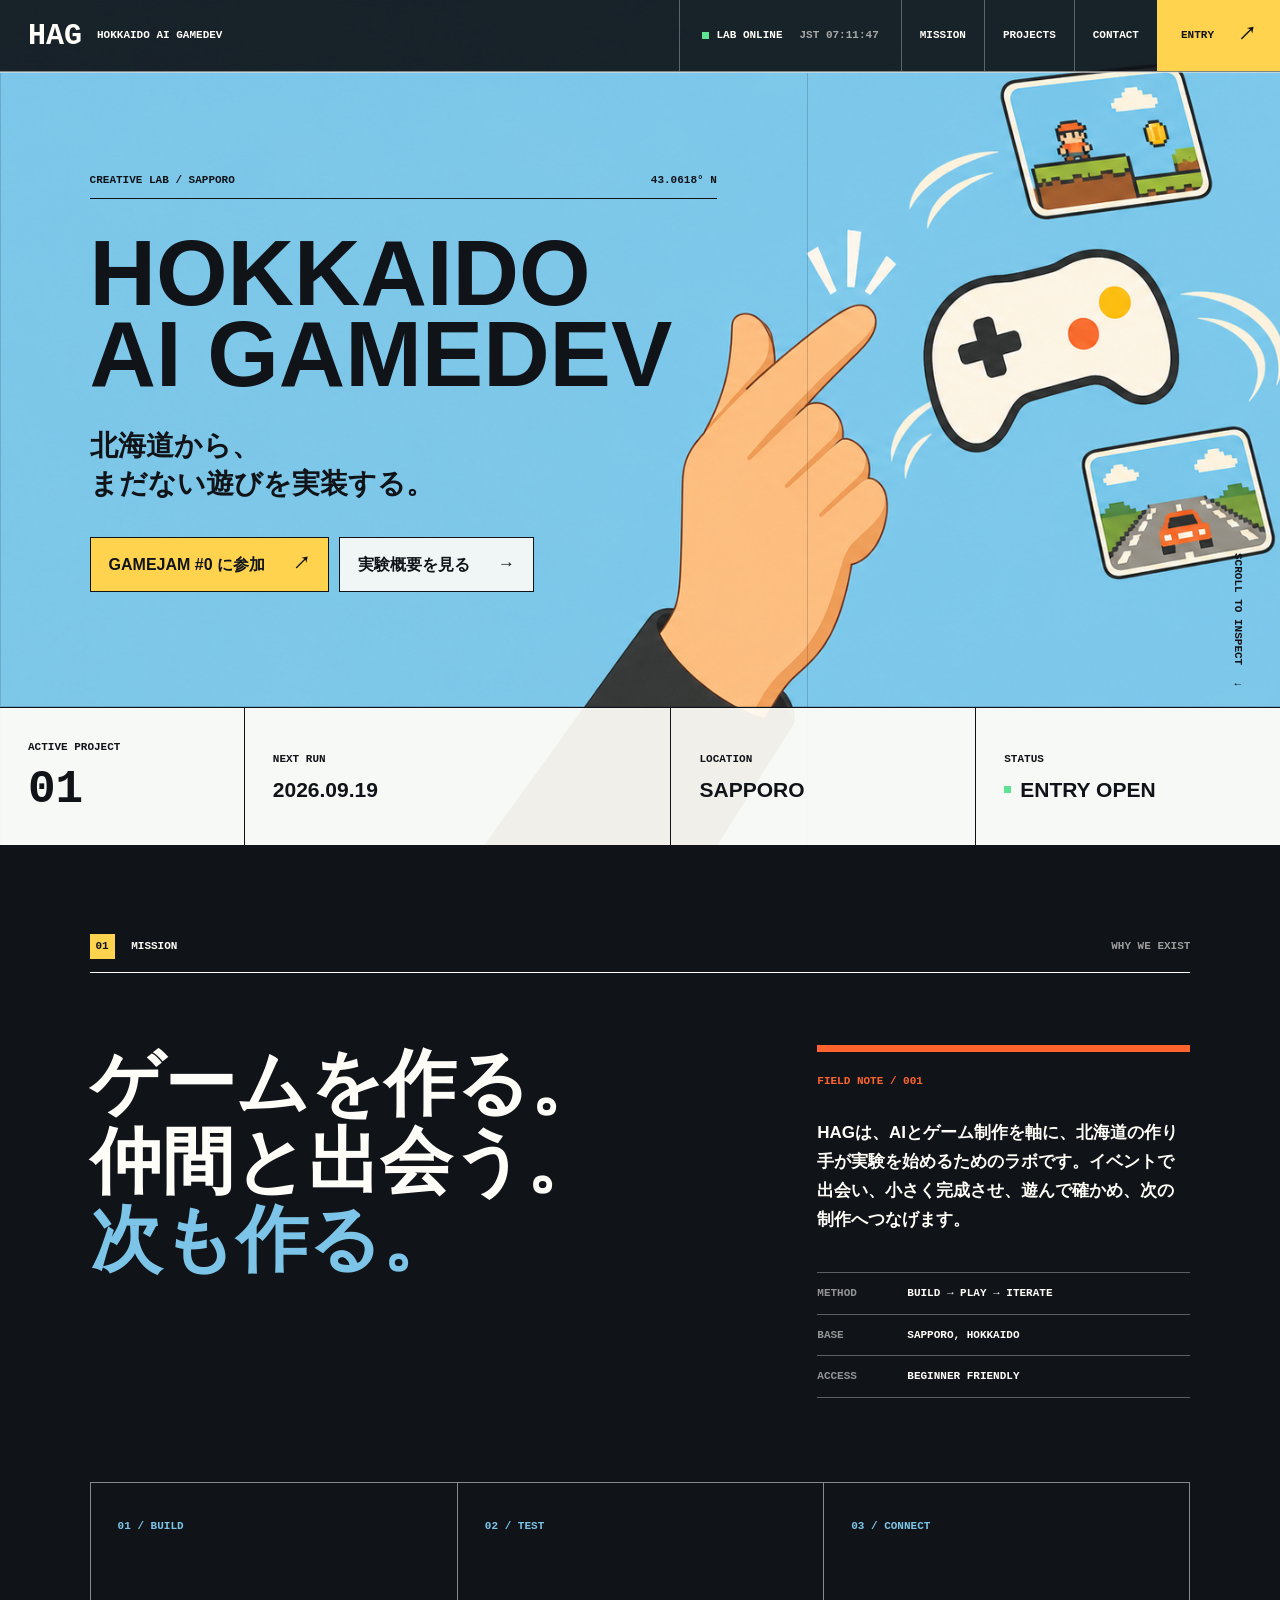
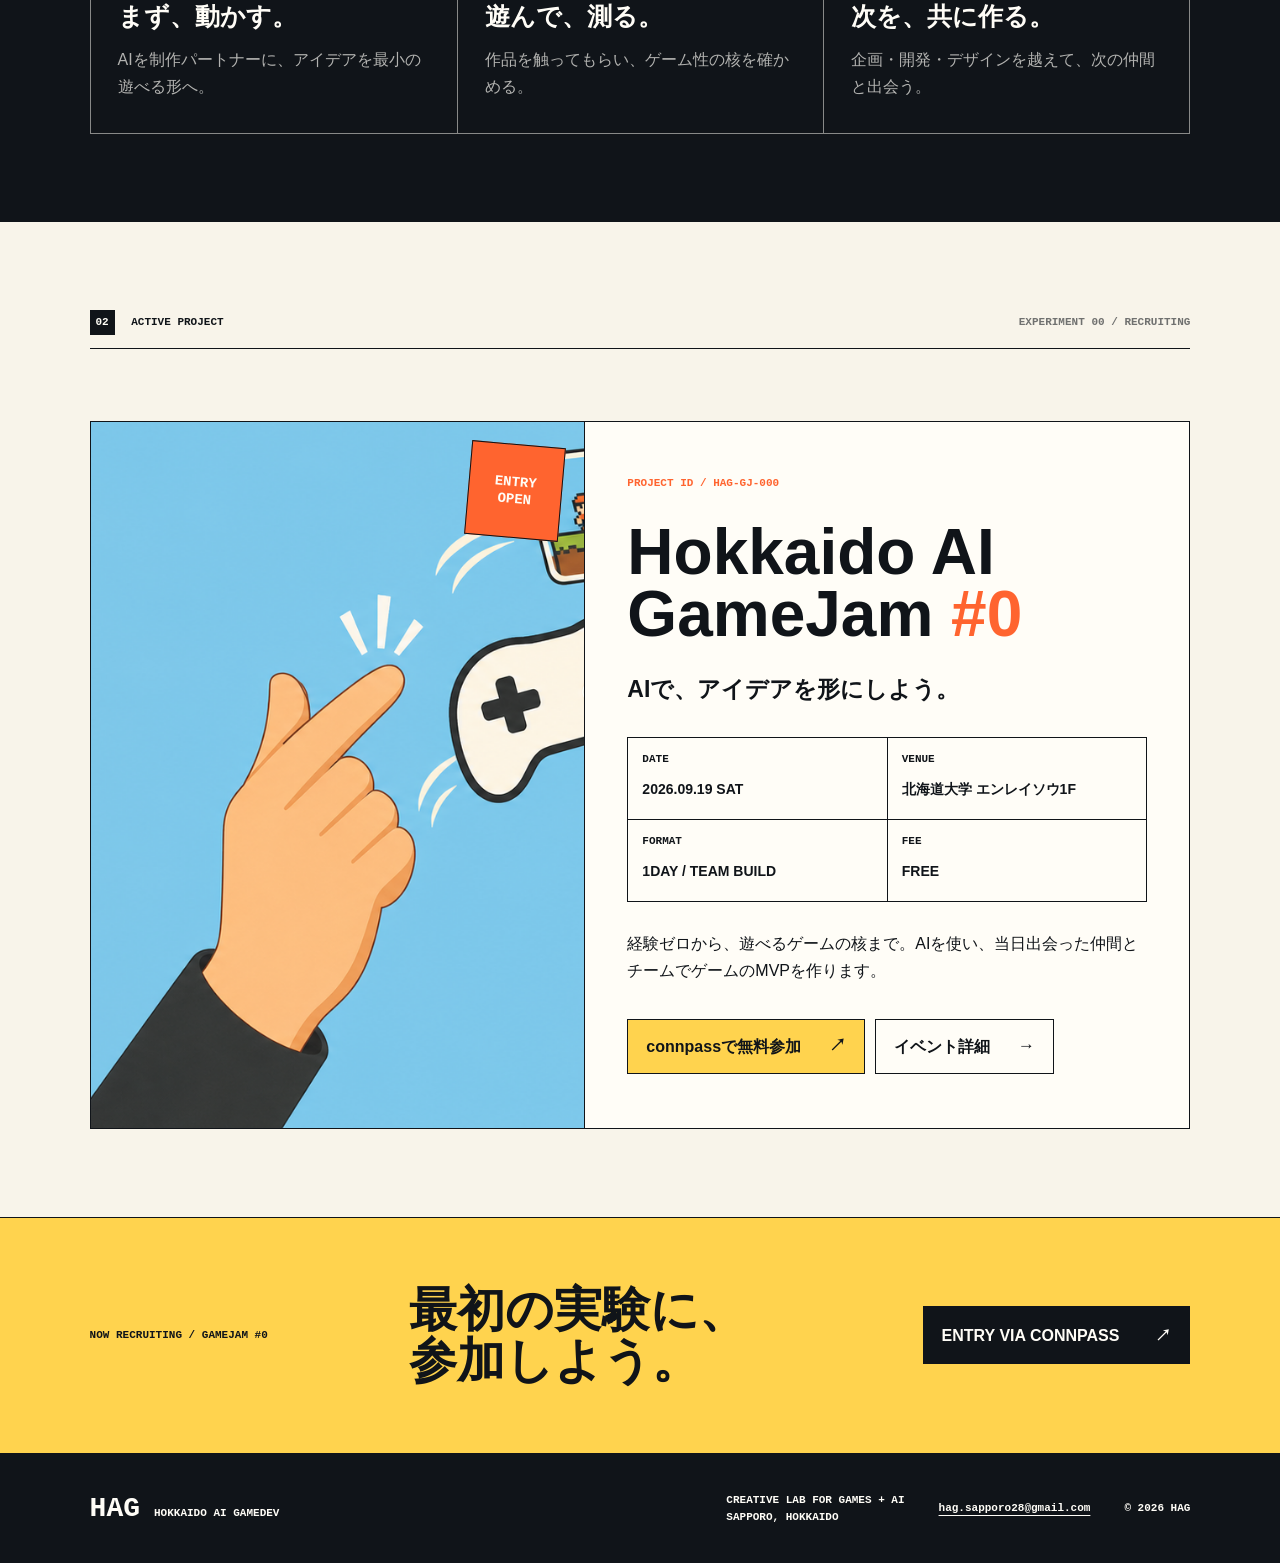
<file: index.html>
<!doctype html>
<html lang="ja">
  <head>
    <meta charset="UTF-8" />
    <meta name="viewport" content="width=device-width, initial-scale=1.0" />
    <meta name="theme-color" content="#101419" />
    <meta name="description" content="Hokkaido AI GameDev（HAG）は、北海道でAIとゲーム制作に挑戦する人が、作りながら仲間と出会うクリエイティブラボです。" />
    <meta property="og:type" content="website" />
    <meta property="og:title" content="HAG | Hokkaido AI GameDev" />
    <meta property="og:description" content="北海道から、まだない遊びを実装する。札幌のAIゲーム制作コミュニティ。" />
    <meta property="og:image" content="https://hagsapporo.github.io/assets/hag-hero-image2.png" />
    <meta property="og:url" content="https://hagsapporo.github.io/" />
    <meta name="twitter:card" content="summary_large_image" />
    <link rel="canonical" href="https://hagsapporo.github.io/" />
    <title>HAG | Hokkaido AI GameDev</title>
    <link rel="icon" href="assets/hag-visual.png" type="image/png" />
    <link rel="stylesheet" href="styles.css?v=20260802-5" />
    <script src="home.js?v=20260802-1" defer></script>
  </head>
  <body class="lab-home">
    <a class="skip-link" href="#main">本文へ移動</a>

    <header class="lab-header">
      <a class="lab-brand" href="/" aria-label="HAG home">
        <strong>HAG</strong>
        <span>HOKKAIDO AI GAMEDEV</span>
      </a>
      <div class="lab-header-status" aria-label="ラボ稼働状況">
        <i></i><span>LAB ONLINE</span><time id="lab-clock">JST --:--</time>
      </div>
      <nav class="lab-nav" aria-label="メインナビゲーション">
        <a href="#mission">MISSION</a>
        <a href="#project-00">PROJECTS</a>
        <a href="mailto:hag.sapporo28@gmail.com">CONTACT</a>
      </nav>
      <a class="lab-entry-link" href="https://hagsapporo.connpass.com/event/402481/" target="_blank" rel="noopener noreferrer">
        <span>ENTRY</span><b aria-hidden="true">↗</b>
      </a>
    </header>

    <main id="main">
      <section class="lab-hero" aria-labelledby="lab-title">
        <div class="lab-hero-image" aria-hidden="true"></div>
        <div class="lab-hero-grid" aria-hidden="true"></div>
        <div class="lab-hero-copy">
          <p class="lab-index"><span>CREATIVE LAB / SAPPORO</span><span>43.0618° N</span></p>
          <h1 id="lab-title"><span>HOKKAIDO</span><span>AI GAMEDEV</span></h1>
          <p class="lab-statement">北海道から、<br />まだない遊びを実装する。</p>
          <div class="lab-hero-actions">
            <a class="lab-button lab-button-hot" href="https://hagsapporo.connpass.com/event/402481/" target="_blank" rel="noopener noreferrer">GAMEJAM #0 に参加 <span>↗</span></a>
            <a class="lab-button" href="gamejam/0/">実験概要を見る <span>→</span></a>
          </div>
        </div>
        <div class="lab-readout" aria-label="現在のプロジェクト情報">
          <div><span>ACTIVE PROJECT</span><strong>01</strong></div>
          <div><span>NEXT RUN</span><strong>2026.09.19</strong></div>
          <div><span>LOCATION</span><strong>SAPPORO</strong></div>
          <div><span>STATUS</span><strong class="lab-live"><i></i>ENTRY OPEN</strong></div>
        </div>
        <p class="lab-scroll">SCROLL TO INSPECT <span>↓</span></p>
      </section>

      <section class="lab-mission lab-section" id="mission">
        <header class="lab-section-header lab-reveal">
          <p><span>01</span> MISSION</p>
          <span>WHY WE EXIST</span>
        </header>
        <div class="lab-mission-layout">
          <h2 class="lab-reveal">ゲームを作る。<br />仲間と出会う。<br /><em>次も作る。</em></h2>
          <div class="lab-mission-note lab-reveal">
            <p class="lab-note-id">FIELD NOTE / 001</p>
            <p>HAGは、AIとゲーム制作を軸に、北海道の作り手が実験を始めるためのラボです。イベントで出会い、小さく完成させ、遊んで確かめ、次の制作へつなげます。</p>
            <dl>
              <div><dt>METHOD</dt><dd>BUILD → PLAY → ITERATE</dd></div>
              <div><dt>BASE</dt><dd>SAPPORO, HOKKAIDO</dd></div>
              <div><dt>ACCESS</dt><dd>BEGINNER FRIENDLY</dd></div>
            </dl>
          </div>
        </div>
        <ol class="lab-protocol lab-reveal">
          <li><span>01 / BUILD</span><strong>まず、動かす。</strong><p>AIを制作パートナーに、アイデアを最小の遊べる形へ。</p></li>
          <li><span>02 / TEST</span><strong>遊んで、測る。</strong><p>作品を触ってもらい、ゲーム性の核を確かめる。</p></li>
          <li><span>03 / CONNECT</span><strong>次を、共に作る。</strong><p>企画・開発・デザインを越えて、次の仲間と出会う。</p></li>
        </ol>
      </section>

      <section class="lab-project lab-section" id="project-00">
        <header class="lab-section-header lab-reveal">
          <p><span>02</span> ACTIVE PROJECT</p>
          <span>EXPERIMENT 00 / RECRUITING</span>
        </header>
        <div class="lab-project-layout">
          <div class="lab-project-visual lab-reveal">
            <img src="assets/hag-hero-image2.png" alt="指を鳴らすとゲームが生まれるHAGのキービジュアル" />
            <span class="lab-stamp">ENTRY<br />OPEN</span>
          </div>
          <div class="lab-project-copy lab-reveal">
            <p class="lab-note-id">PROJECT ID / HAG-GJ-000</p>
            <h2>Hokkaido AI<br />GameJam <em>#0</em></h2>
            <p class="lab-project-lead">AIで、アイデアを形にしよう。</p>
            <div class="lab-specs">
              <div><span>DATE</span><strong>2026.09.19 SAT</strong></div>
              <div><span>VENUE</span><strong>北海道大学 エンレイソウ1F</strong></div>
              <div><span>FORMAT</span><strong>1DAY / TEAM BUILD</strong></div>
              <div><span>FEE</span><strong>FREE</strong></div>
            </div>
            <p>経験ゼロから、遊べるゲームの核まで。AIを使い、当日出会った仲間とチームでゲームのMVPを作ります。</p>
            <div class="lab-hero-actions">
              <a class="lab-button lab-button-hot" href="https://hagsapporo.connpass.com/event/402481/" target="_blank" rel="noopener noreferrer">connpassで無料参加 <span>↗</span></a>
              <a class="lab-button" href="gamejam/0/">イベント詳細 <span>→</span></a>
            </div>
          </div>
        </div>
      </section>

      <section class="lab-callout">
        <p>NOW RECRUITING / GAMEJAM #0</p>
        <h2>最初の実験に、<br />参加しよう。</h2>
        <a href="https://hagsapporo.connpass.com/event/402481/" target="_blank" rel="noopener noreferrer">ENTRY VIA CONNPASS <span>↗</span></a>
      </section>
    </main>

    <footer class="lab-footer">
      <div><strong>HAG</strong><span>HOKKAIDO AI GAMEDEV</span></div>
      <p>CREATIVE LAB FOR GAMES + AI<br />SAPPORO, HOKKAIDO</p>
      <a href="mailto:hag.sapporo28@gmail.com">hag.sapporo28@gmail.com</a>
      <small>© 2026 HAG</small>
    </footer>
  </body>
</html>
</file>
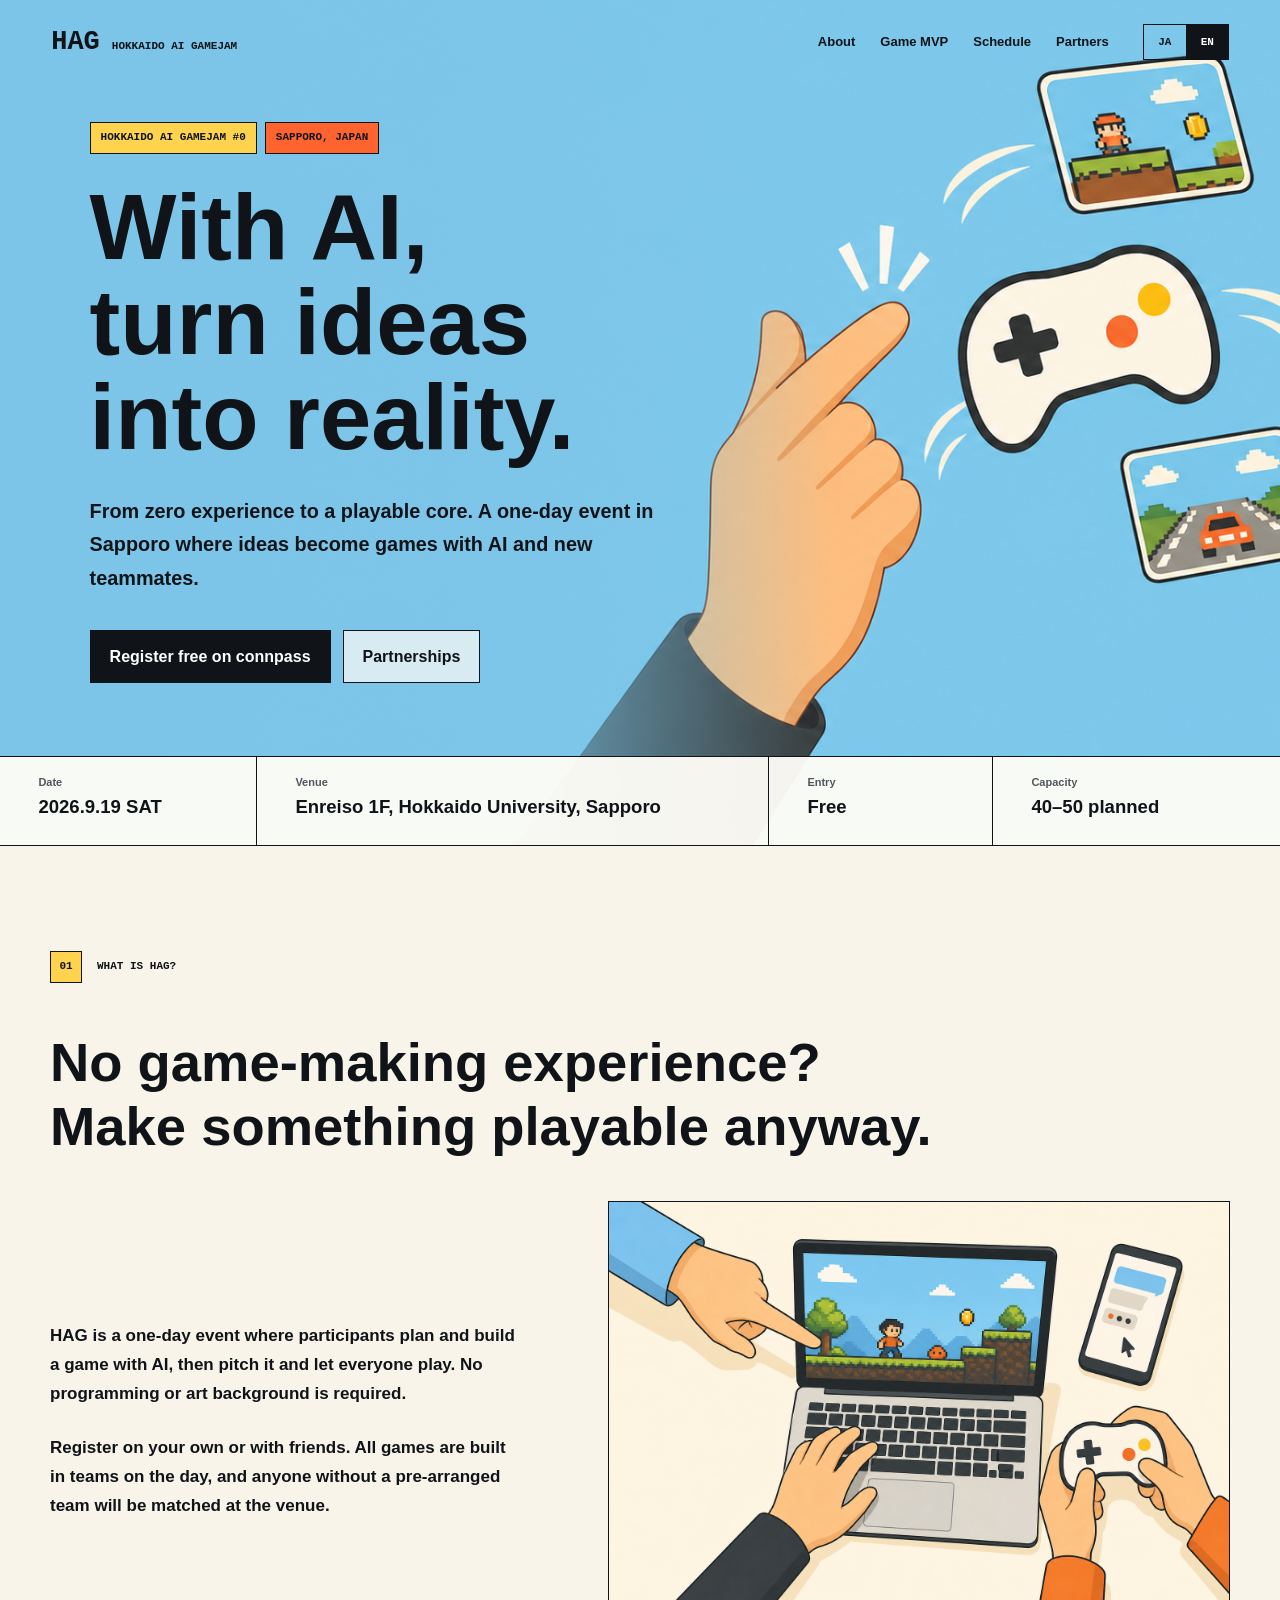
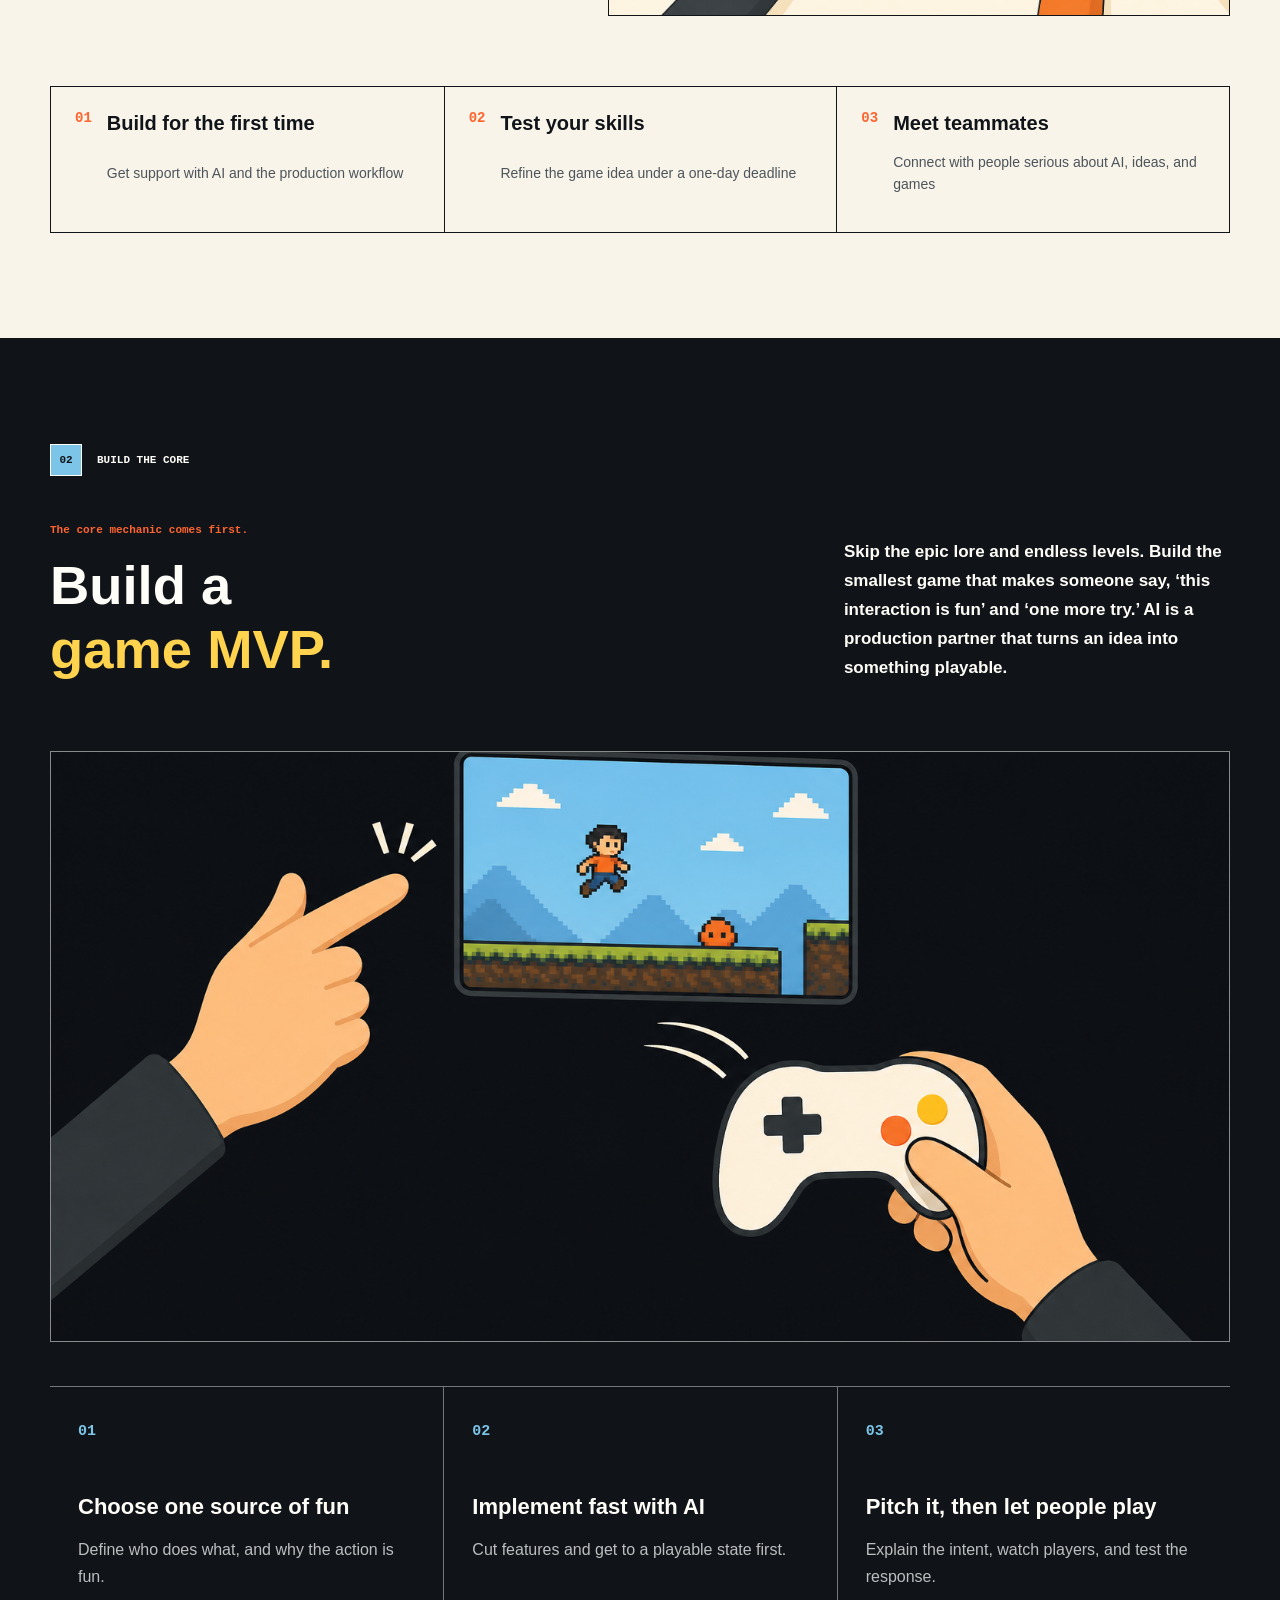
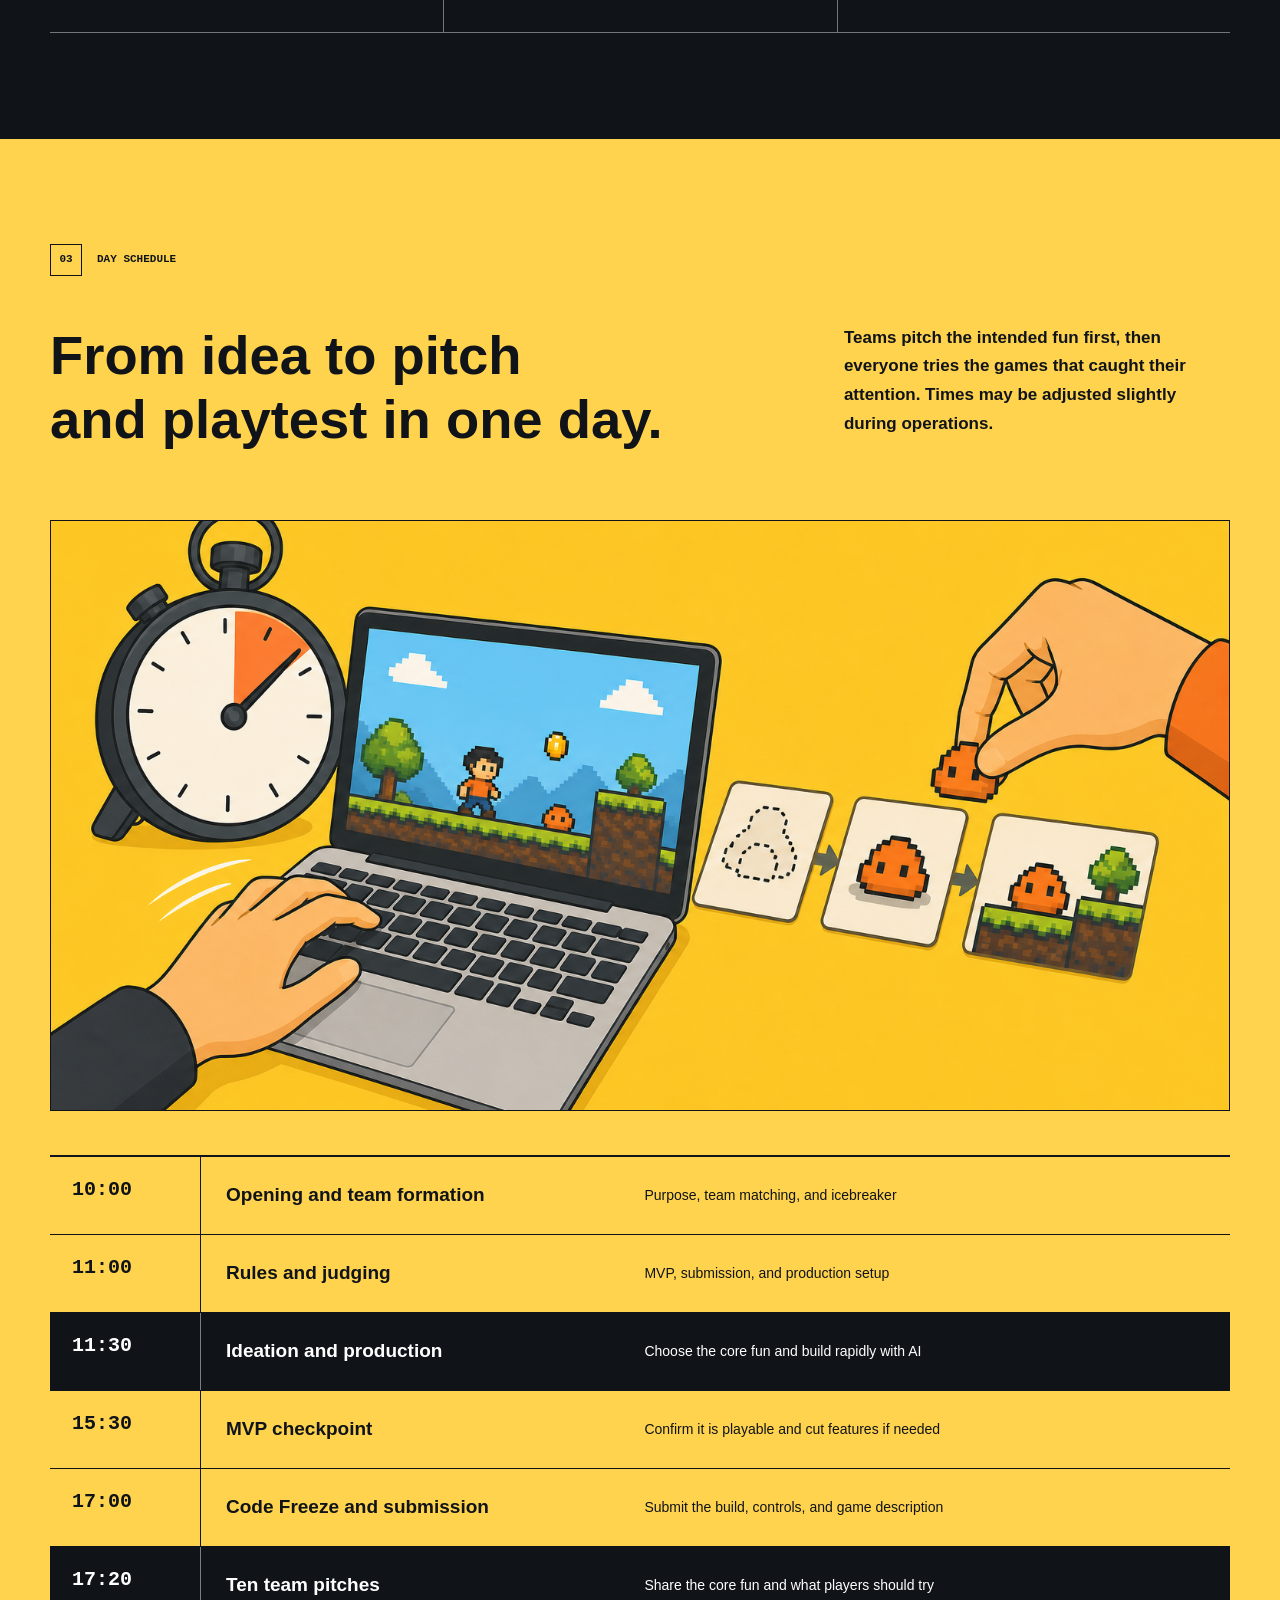
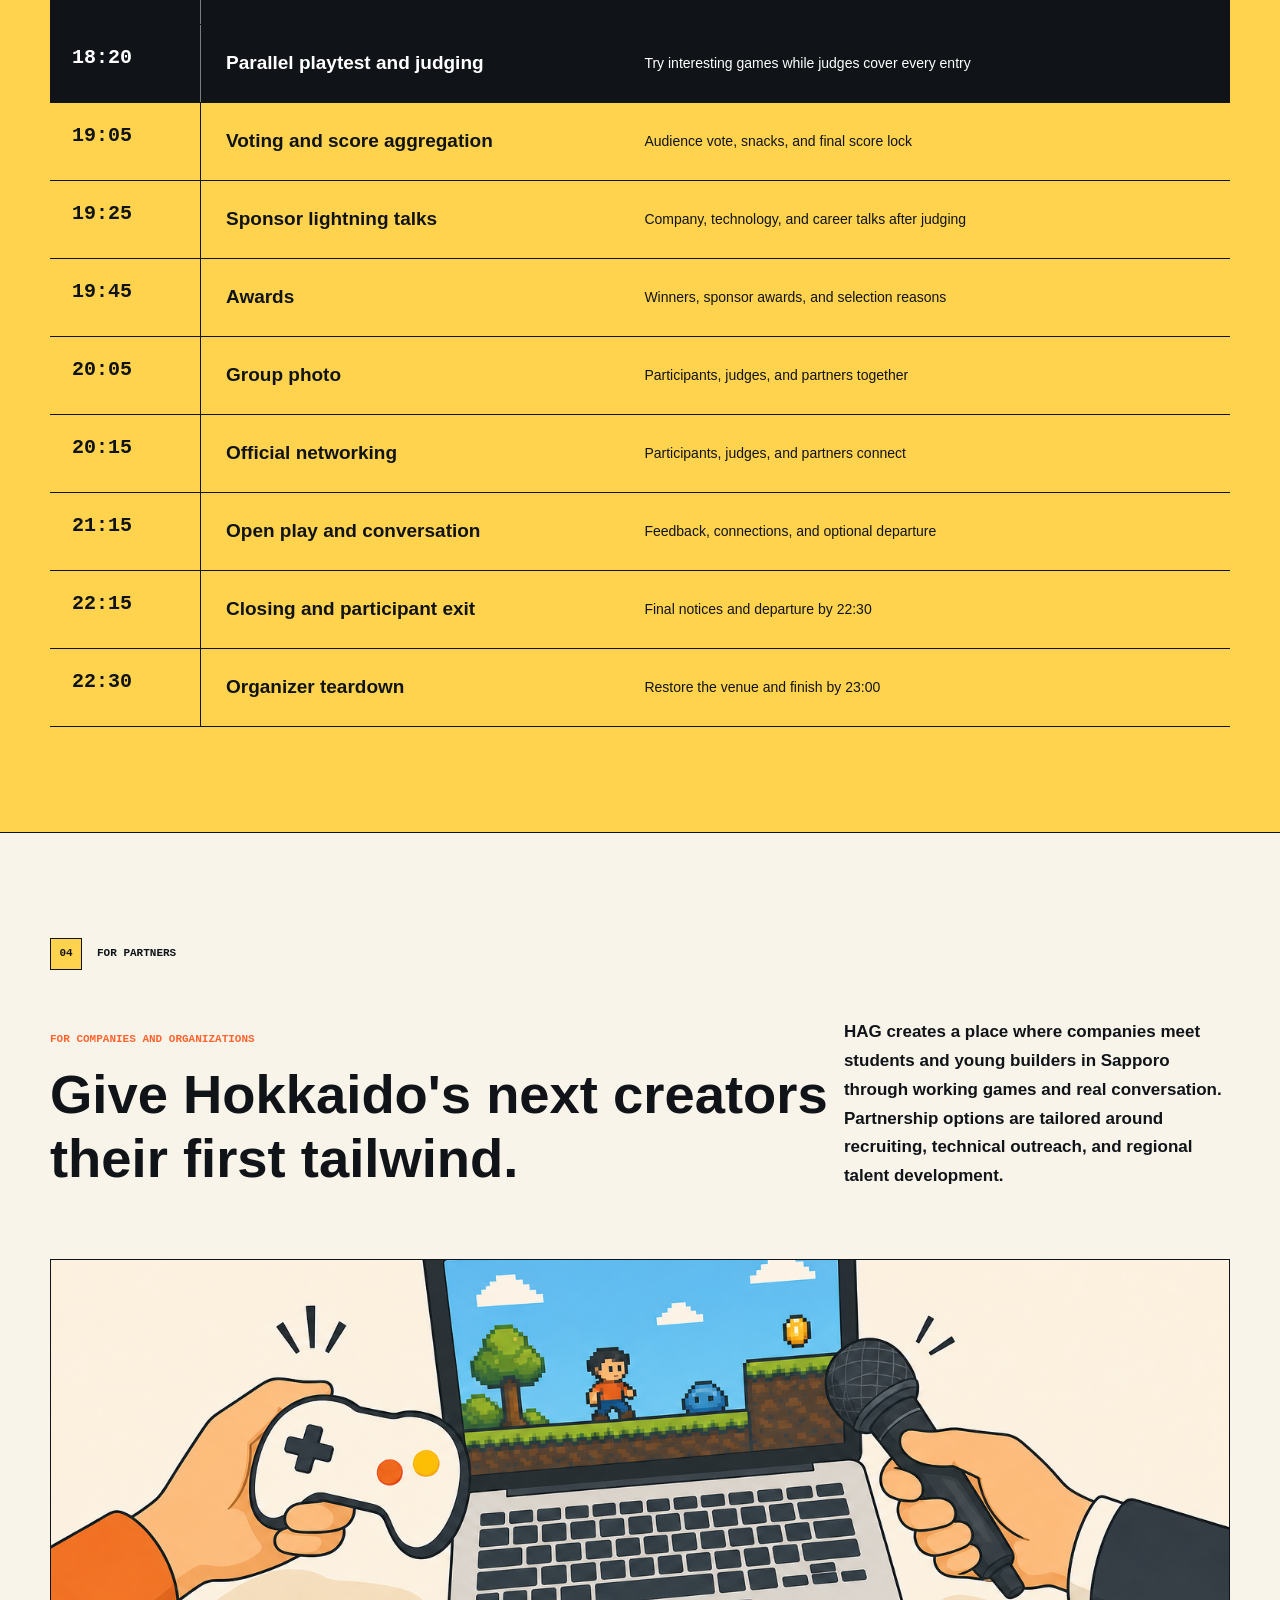
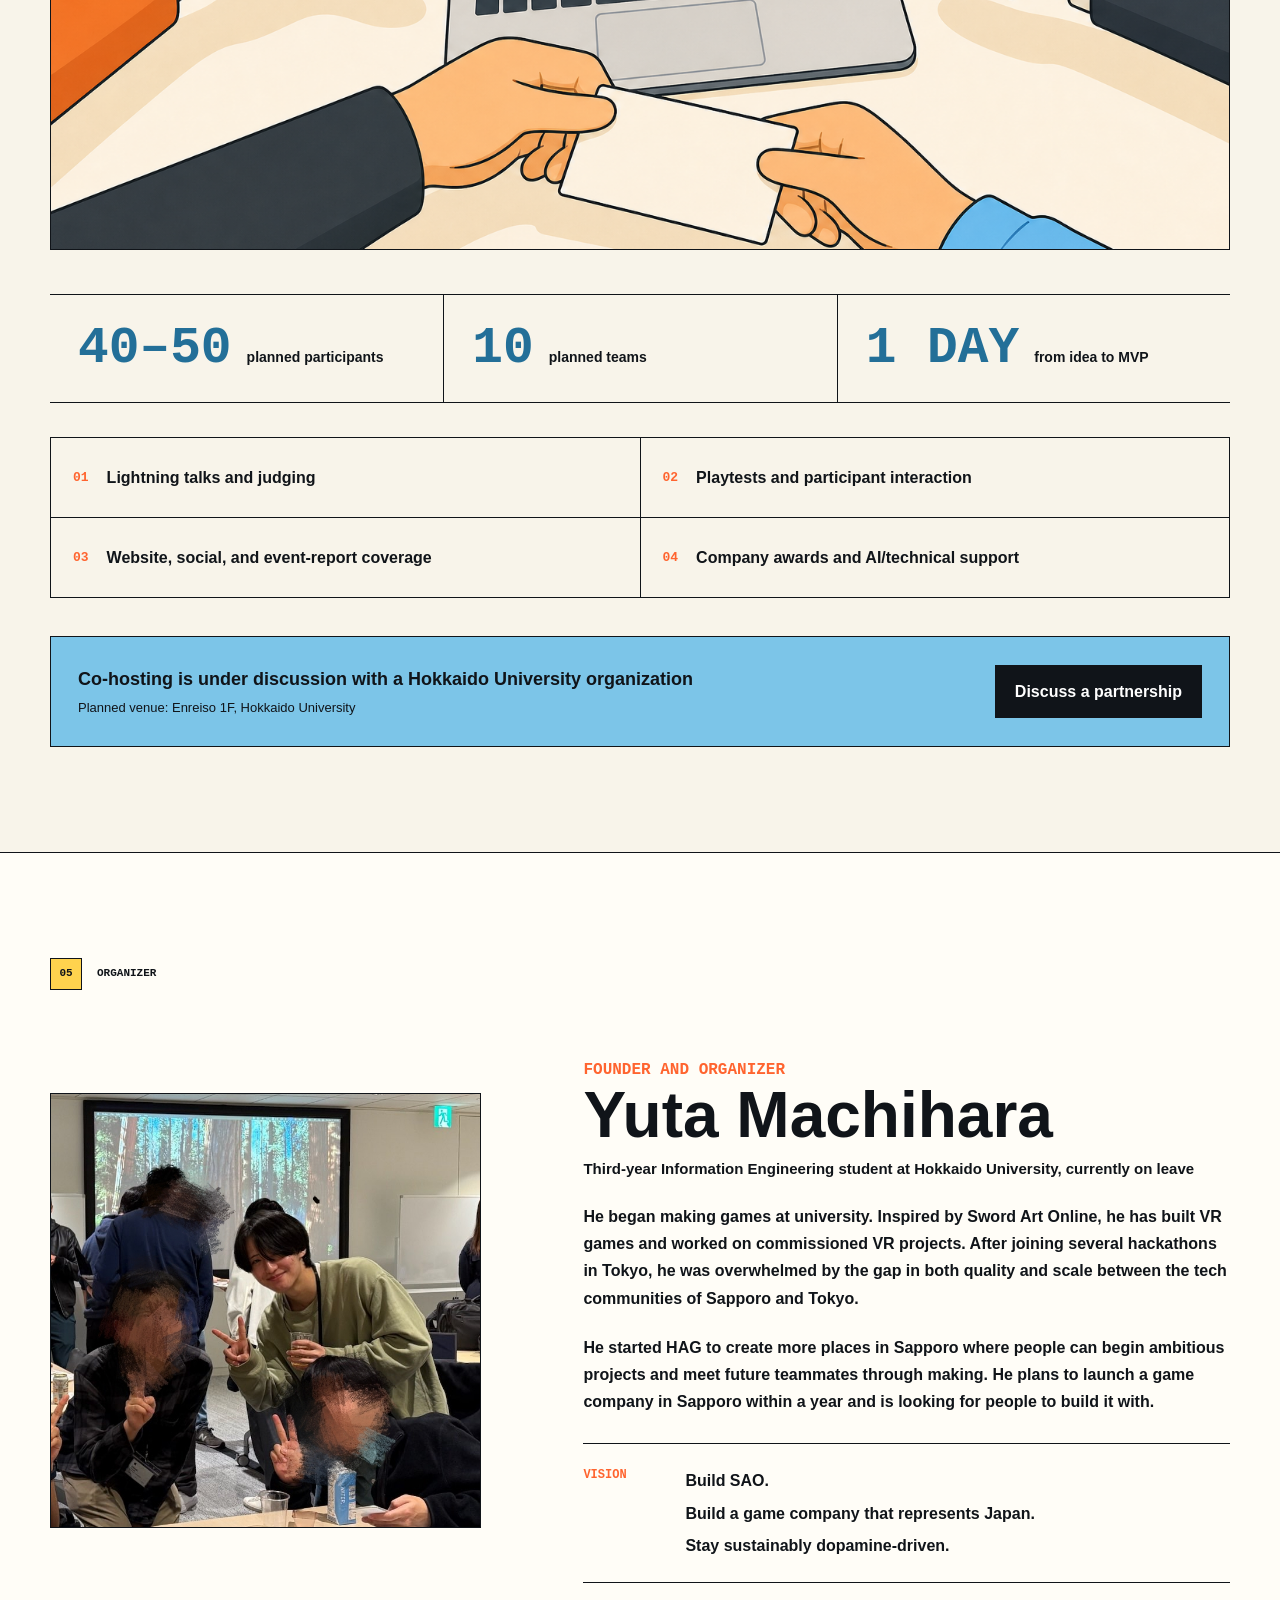
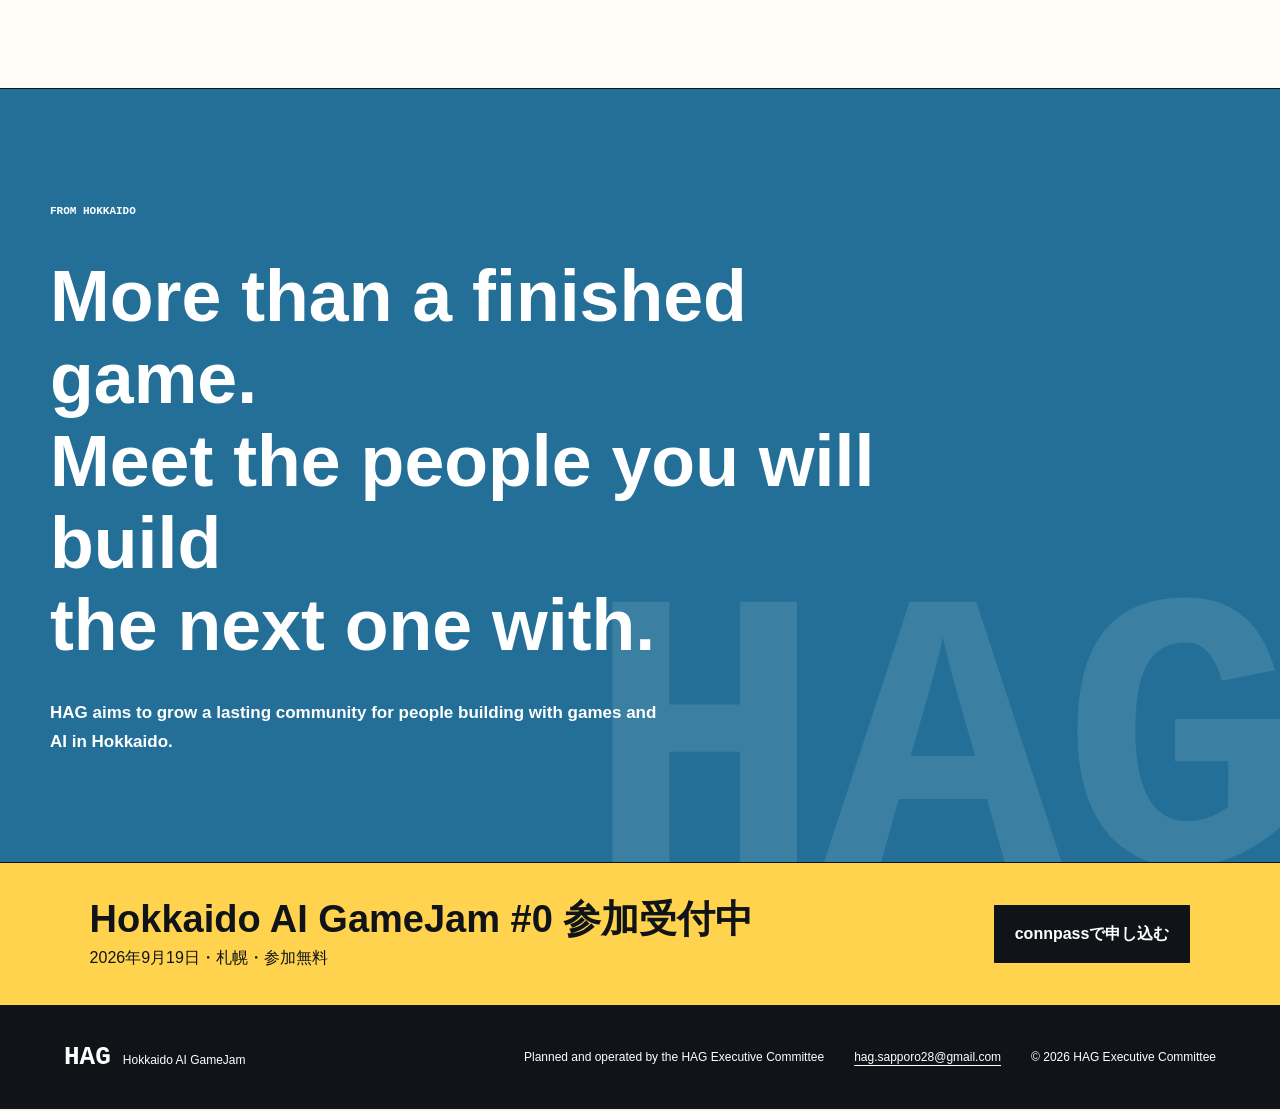
<file: gamejam/0/index.html>
<!doctype html>
<html lang="ja">
  <head>
    <meta charset="UTF-8" />
    <meta name="viewport" content="width=device-width, initial-scale=1.0" />
    <meta name="theme-color" content="#7cc5e8" />
    <meta name="description" content="HAGは、AIを使って1日でゲームのMVPをつくる札幌発のイベントです。2026年9月19日、北海道大学エンレイソウ1Fで開催予定。参加無料・初心者歓迎。" />
    <meta property="og:type" content="website" />
    <meta property="og:title" content="HAG | AIで、アイデアを形にしよう" />
    <meta property="og:description" content="2026.9.19 札幌・北海道大学。参加無料・初心者歓迎。AIで遊べるゲームの核を1日でつくる。" />
    <meta property="og:image" content="https://hagsapporo.github.io/assets/hag-hero-image2.png" />
    <meta property="og:url" content="https://hagsapporo.github.io/gamejam/0/" />
    <meta name="twitter:card" content="summary_large_image" />
    <link rel="canonical" href="https://hagsapporo.github.io/gamejam/0/" />
    <title>HAG | AIで、アイデアを形にしよう</title>
    <link rel="icon" href="../../assets/hag-visual.png" type="image/png" />
    <link rel="stylesheet" href="../../styles.css?v=20260802-4" />
    <script src="../../script.js?v=20260802-4" defer></script>
  </head>
  <body>
    <a class="skip-link" href="#main" data-i18n="skip">本文へ移動</a>

    <header class="site-header">
      <a class="wordmark" href="/" aria-label="HAG home">
        <strong>HAG</strong>
        <span>HOKKAIDO AI GAMEJAM</span>
      </a>
      <nav class="main-nav" aria-label="Main navigation">
        <a href="#about" data-i18n="navAbout">HAGとは</a>
        <a href="#mvp" data-i18n="navMvp">ゲームMVP</a>
        <a href="#schedule" data-i18n="navSchedule">当日の流れ</a>
        <a href="#partners" data-i18n="navPartners">協賛・連携</a>
      </nav>
      <div class="language-switch" role="group" aria-label="Language">
        <button type="button" data-lang="ja" aria-pressed="true">JA</button>
        <button type="button" data-lang="en" aria-pressed="false">EN</button>
      </div>
    </header>

    <main id="main">
      <section class="hero" id="top">
        <img class="hero-image" src="../../assets/hag-hero-image2.png" alt="" />
        <div class="hero-shade"></div>
        <div class="hero-copy">
          <div class="hero-labels">
            <p>HOKKAIDO AI GAMEJAM #0</p>
            <p class="accent" data-i18n="locationLabel">札幌開催</p>
          </div>
          <h1 data-i18n-html="heroTitle"><span>AIで、</span><span>アイデアを</span><span>形にしよう</span></h1>
          <p class="hero-lead" data-i18n="heroLead">経験ゼロから、遊べるゲームの核まで。AIと仲間でアイデアを形にする、札幌の1day制作イベント。</p>
          <div class="hero-actions">
            <a class="status-button" href="https://hagsapporo.connpass.com/event/402481/" target="_blank" rel="noopener noreferrer" data-i18n="entrySoon">connpassで無料参加</a>
            <a class="outline-button" href="#partners" data-i18n="sponsorCta">協賛・連携について</a>
          </div>
        </div>
        <dl class="event-strip">
          <div><dt data-i18n="dateLabel">開催日</dt><dd>2026.9.19 <span data-i18n="sat">土</span></dd></div>
          <div><dt data-i18n="venueLabel">会場</dt><dd data-i18n="venueShort">札幌・北海道大学 エンレイソウ1F</dd></div>
          <div><dt data-i18n="feeLabel">参加費</dt><dd data-i18n="free">無料</dd></div>
          <div><dt data-i18n="capacityLabel">定員</dt><dd data-i18n="capacityValue">40〜50名予定</dd></div>
        </dl>
      </section>

      <section class="about section" id="about">
        <div class="section-label"><span>01</span><p>WHAT IS HAG?</p></div>
        <div class="about-layout">
          <h2 data-i18n-html="aboutTitle"><span class="title-desktop"><span class="heading-line">ゲームを作ったことがなくても、</span><span class="heading-line">その日に遊べるところまで。</span></span><span class="title-mobile"><span class="heading-line">ゲームを作ったことが</span><span class="heading-line">なくても、</span><span class="heading-line">その日に遊べる</span><span class="heading-line">ところまで。</span></span></h2>
          <div class="about-copy">
            <p data-i18n="aboutBody1">HAGは、AIを相棒にゲームを企画・制作し、発表と試遊まで行う1dayイベントです。プログラミングや絵の経験は問いません。</p>
            <p data-i18n="aboutBody2">1名での申込も、友人との申込も歓迎。制作は当日必ずチームで行い、事前チームがない方は会場でチームを編成します。</p>
          </div>
          <figure class="team-image">
            <img src="../../assets/hag-team-image2.png" alt="AIを使いながらチームでゲームを制作するイメージ" data-i18n-alt="teamImageAlt" />
          </figure>
        </div>
        <div class="audience-band">
          <div><b>01</b><strong data-i18n="audience1Title">はじめて作る</strong><span data-i18n="audience1Body">AIの使い方と制作の進め方をサポート</span></div>
          <div><b>02</b><strong data-i18n="audience2Title">腕を試す</strong><span data-i18n="audience2Body">限られた時間でゲーム性を研ぎ澄ます</span></div>
          <div><b>03</b><strong data-i18n="audience3Title">仲間と出会う</strong><span data-i18n="audience3Body">AI・企画・ゲームに前のめりな人とつながる</span></div>
        </div>
      </section>

      <section class="mvp section" id="mvp">
        <div class="section-label light"><span>02</span><p>BUILD THE CORE</p></div>
        <div class="mvp-heading">
          <div>
            <p class="eyebrow" data-i18n="mvpEyebrow">完成度より、ゲーム性の核。</p>
            <h2 data-i18n-html="mvpTitle"><span class="heading-line">作るのは、</span><span class="heading-line"><em>ゲームのMVP。</em></span></h2>
          </div>
          <p data-i18n="mvpBody">壮大な設定や大量のステージではなく、「この操作が面白い」「もう一回遊びたい」と思える最小限のゲームを目指します。AIは、アイデアを遊べる形へ変えるための制作パートナーです。</p>
        </div>
        <figure class="section-illustration mvp-illustration">
          <img src="../../assets/hag-mvp-image2.png" alt="ゲームの面白さの核を形にするイメージ" data-i18n-alt="mvpImageAlt" />
        </figure>
        <ol class="mvp-steps">
          <li><span>01</span><h3 data-i18n="mvpStep1">面白さをひとつ決める</h3><p data-i18n="mvpStep1Body">誰が、何をすると面白いのかを言葉にする。</p></li>
          <li><span>02</span><h3 data-i18n="mvpStep2">AIと最短で実装する</h3><p data-i18n="mvpStep2Body">機能を絞り、まず動いて遊べる状態をつくる。</p></li>
          <li><span>03</span><h3 data-i18n="mvpStep3">見せて、遊んでもらう</h3><p data-i18n="mvpStep3Body">狙いを発表してから試遊し、反応を確かめる。</p></li>
        </ol>
      </section>

      <section class="schedule section" id="schedule">
        <div class="section-label"><span>03</span><p>DAY SCHEDULE</p></div>
        <div class="schedule-heading">
          <h2 data-i18n-html="scheduleTitle"><span class="heading-line">1日で、企画から</span><span class="heading-line">発表・試遊まで。</span></h2>
          <p data-i18n="scheduleNote">発表で各作品の面白さを知ってから、気になるゲームを実際に遊びます。時刻は運営状況により微調整する場合があります。</p>
        </div>
        <figure class="section-illustration schedule-illustration">
          <img src="../../assets/hag-schedule-image2.png" alt="時間内にゲームを完成へ運ぶイメージ" data-i18n-alt="scheduleImageAlt" />
        </figure>
        <ol class="day-timetable">
          <li><time>10:00</time><div><strong data-i18n="tt1">開会・チームづくり</strong><span data-i18n="tt1Body">趣旨説明、チーム編成、アイスブレイク</span></div></li>
          <li><time>11:00</time><div><strong data-i18n="tt2">ルール・審査基準</strong><span data-i18n="tt2Body">MVP、提出方法、制作環境を確認</span></div></li>
          <li class="major"><time>11:30</time><div><strong data-i18n="tt3">企画・ゲーム制作</strong><span data-i18n="tt3Body">面白さの核を決め、AIと一気に形にする</span></div></li>
          <li><time>15:30</time><div><strong data-i18n="tt4">MVP中間確認</strong><span data-i18n="tt4Body">遊べる状態を確認し、必要なら機能を削る</span></div></li>
          <li><time>17:00</time><div><strong data-i18n="tt5">Code Freeze・提出</strong><span data-i18n="tt5Body">ビルド、操作方法、作品説明を提出</span></div></li>
          <li class="major"><time>17:20</time><div><strong data-i18n="tt6">10チーム発表</strong><span data-i18n="tt6Body">面白さの核と、試してほしいポイントを紹介</span></div></li>
          <li class="major"><time>18:20</time><div><strong data-i18n="tt7">並行試遊・審査</strong><span data-i18n="tt7Body">気になる作品を遊び、審査員が全作品を確認</span></div></li>
          <li><time>19:05</time><div><strong data-i18n="tt8">投票・審査集計</strong><span data-i18n="tt8Body">観客投票と軽食。審査結果を確定</span></div></li>
          <li><time>19:25</time><div><strong data-i18n="tt9">協賛企業LT</strong><span data-i18n="tt9Body">審査確定後、企業・技術・キャリアを紹介</span></div></li>
          <li><time>19:45</time><div><strong data-i18n="tt10">表彰・スポンサー賞</strong><span data-i18n="tt10Body">受賞作品と選出理由を発表</span></div></li>
          <li><time>20:05</time><div><strong data-i18n="tt11">集合写真</strong><span data-i18n="tt11Body">参加者、審査員、協賛企業で撮影</span></div></li>
          <li><time>20:15</time><div><strong data-i18n="tt12">公式懇親会</strong><span data-i18n="tt12Body">参加者、審査員、協賛企業が交流</span></div></li>
          <li><time>21:15</time><div><strong data-i18n="tt13">自由交流・自由試遊</strong><span data-i18n="tt13Body">作品へのフィードバック、自由解散</span></div></li>
          <li><time>22:15</time><div><strong data-i18n="tt14">締め・参加者退出</strong><span data-i18n="tt14Body">忘れ物を確認し、22:30までに退出</span></div></li>
          <li><time>22:30</time><div><strong data-i18n="tt15">運営撤収</strong><span data-i18n="tt15Body">原状復帰し、23:00撤収完了</span></div></li>
        </ol>
      </section>

      <section class="partners section" id="partners">
        <div class="section-label"><span>04</span><p>FOR PARTNERS</p></div>
        <div class="partners-heading">
          <div>
            <p class="eyebrow" data-i18n="partnersEyebrow">企業・団体のみなさまへ</p>
            <h2 data-i18n-html="partnersTitle"><span class="title-desktop"><span class="heading-line">北海道の次の作り手に、</span><span class="heading-line">最初の追い風を。</span></span><span class="title-mobile"><span class="heading-line">北海道の次の</span><span class="heading-line">作り手に、</span><span class="heading-line">最初の追い風を。</span></span></h2>
          </div>
          <p data-i18n="partnersBody">HAGでは、札幌のAI・ゲーム制作に前向きな学生や若手と企業が、作品と対話を通して出会える場をつくります。採用広報、技術発信、地域人材育成など、各社の目的に合わせて連携内容を設計します。</p>
        </div>
        <figure class="section-illustration partners-illustration">
          <img src="../../assets/hag-partners-image2.png" alt="学生と協賛企業がゲームを通じて出会うイメージ" data-i18n-alt="partnersImageAlt" />
        </figure>
        <div class="partner-metrics">
          <div><strong>40–50</strong><span data-i18n="metricPeople">参加者予定</span></div>
          <div><strong>10</strong><span data-i18n="metricTeams">チーム予定</span></div>
          <div><strong>1 DAY</strong><span data-i18n="metricMvp">企画からMVPまで</span></div>
        </div>
        <div class="partner-options">
          <div><span>01</span><strong data-i18n="return1">当日のLT・審査員参加</strong></div>
          <div><span>02</span><strong data-i18n="return2">参加者との試遊・交流</strong></div>
          <div><span>03</span><strong data-i18n="return3">公式サイト・SNS・開催レポート掲載</strong></div>
          <div><span>04</span><strong data-i18n="return4">企業賞・AI/技術支援の共同設計</strong></div>
        </div>
        <div class="partner-cta">
          <div>
            <b data-i18n="partnerStatus">北海道大学内の関係組織との共催を調整中</b>
            <span data-i18n="partnerStatusBody">会場：北海道大学 エンレイソウ1F（予定）</span>
          </div>
          <a class="contact-button" href="mailto:hag.sapporo28@gmail.com?subject=HAG%E5%8D%94%E8%B3%9B%E3%83%BB%E9%80%A3%E6%90%BA%E3%81%AE%E3%81%94%E7%9B%B8%E8%AB%87" data-i18n="partnersButton">協賛・連携について相談する</a>
        </div>
      </section>

      <section class="organizer section" id="organizer">
        <div class="section-label"><span>05</span><p>ORGANIZER</p></div>
        <div class="organizer-layout">
          <figure class="organizer-image">
            <img src="../../assets/yuta-machihara-organizer.jpg" alt="イベント会場で参加者と交流するHAG主催者の町原悠太" data-i18n-alt="organizerImageAlt" />
          </figure>
          <div class="organizer-copy">
            <p class="eyebrow" data-i18n="organizerEyebrow">HAG発起人・主催</p>
            <h2 data-i18n="organizerName">町原 悠太</h2>
            <strong data-i18n="organizerRole">北海道大学工学部 情報学科3年（休学中）</strong>
            <p data-i18n="organizerBody1">大学からゲーム制作を始め、SAOへの強い憧れからVRゲームやVRコンテンツ制作に取り組む。東京で複数のハッカソンに参加し、札幌と東京のテックコミュニティの質と量の差に圧倒された。</p>
            <p data-i18n="organizerBody2">札幌にも、挑戦を始める場所と制作を通じて仲間に出会う機会を増やしたいと考え、HAGを企画。1年後に札幌でゲーム会社を立ち上げる予定で、一緒に挑戦する仲間を募集中。</p>
            <div class="organizer-vision">
              <b data-i18n="organizerVisionLabel">VISION</b>
              <ul>
                <li data-i18n="organizerVision1">SAOをつくること。</li>
                <li data-i18n="organizerVision2">日本を代表するゲーム会社をつくること。</li>
                <li data-i18n="organizerVision3">持続可能なドパガキであること。</li>
              </ul>
            </div>
          </div>
        </div>
      </section>

      <section class="vision section">
        <p>FROM HOKKAIDO</p>
        <blockquote data-i18n-html="visionQuote">作って終わりじゃない。<br />次のゲームを一緒に作る<br />仲間と出会う。</blockquote>
        <span data-i18n="visionBody">HAGは、北海道でゲームとAIに挑戦する人が継続的につながるコミュニティを目指します。</span>
      </section>
    </main>

    <aside class="registration-band" aria-label="参加申込">
      <div>
        <strong>Hokkaido AI GameJam #0 参加受付中</strong>
        <span>2026年9月19日・札幌・参加無料</span>
      </div>
      <a href="https://hagsapporo.connpass.com/event/402481/" target="_blank" rel="noopener noreferrer">connpassで申し込む</a>
    </aside>

    <footer>
      <div><strong>HAG</strong><span>Hokkaido AI GameJam</span></div>
      <p data-i18n="footerOrganizer">企画・運営：HAG実行委員会</p>
      <a href="mailto:hag.sapporo28@gmail.com">hag.sapporo28@gmail.com</a>
      <small>© 2026 HAG Executive Committee</small>
    </footer>
  </body>
</html>
</file>
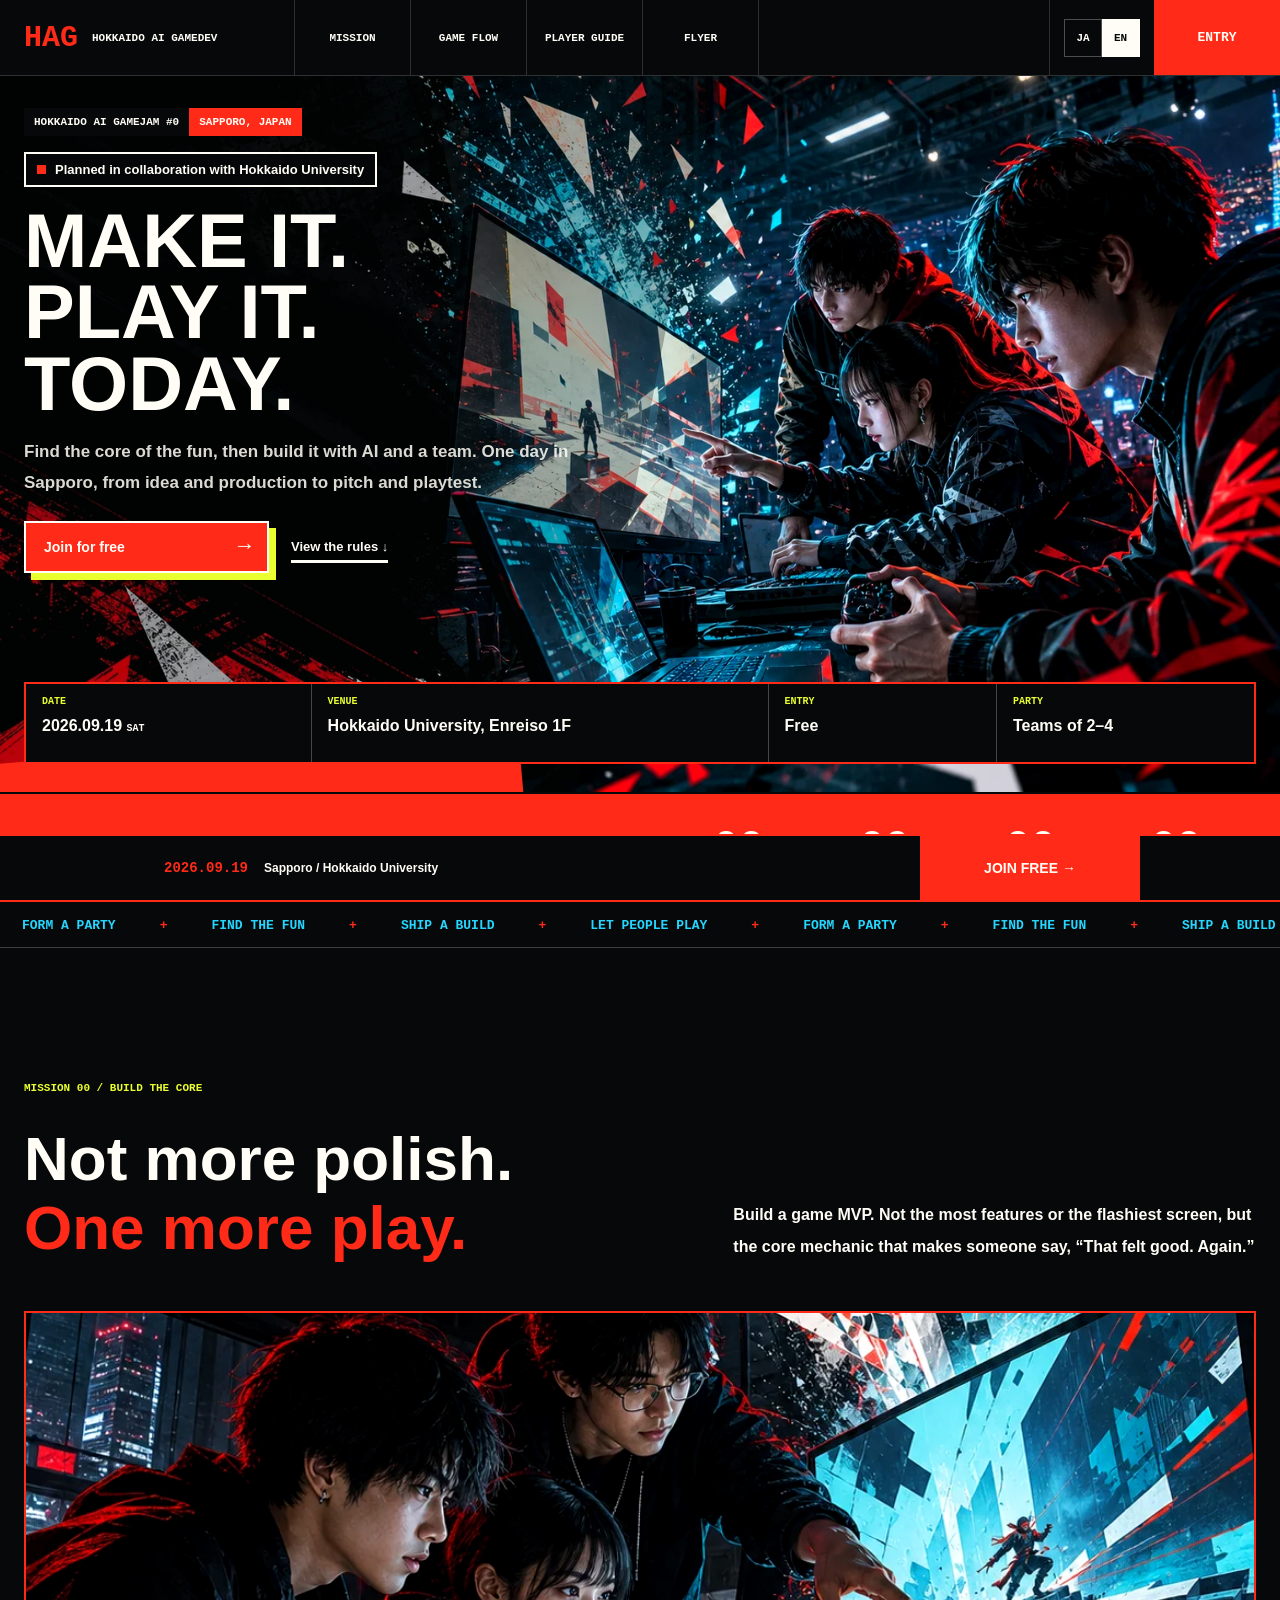
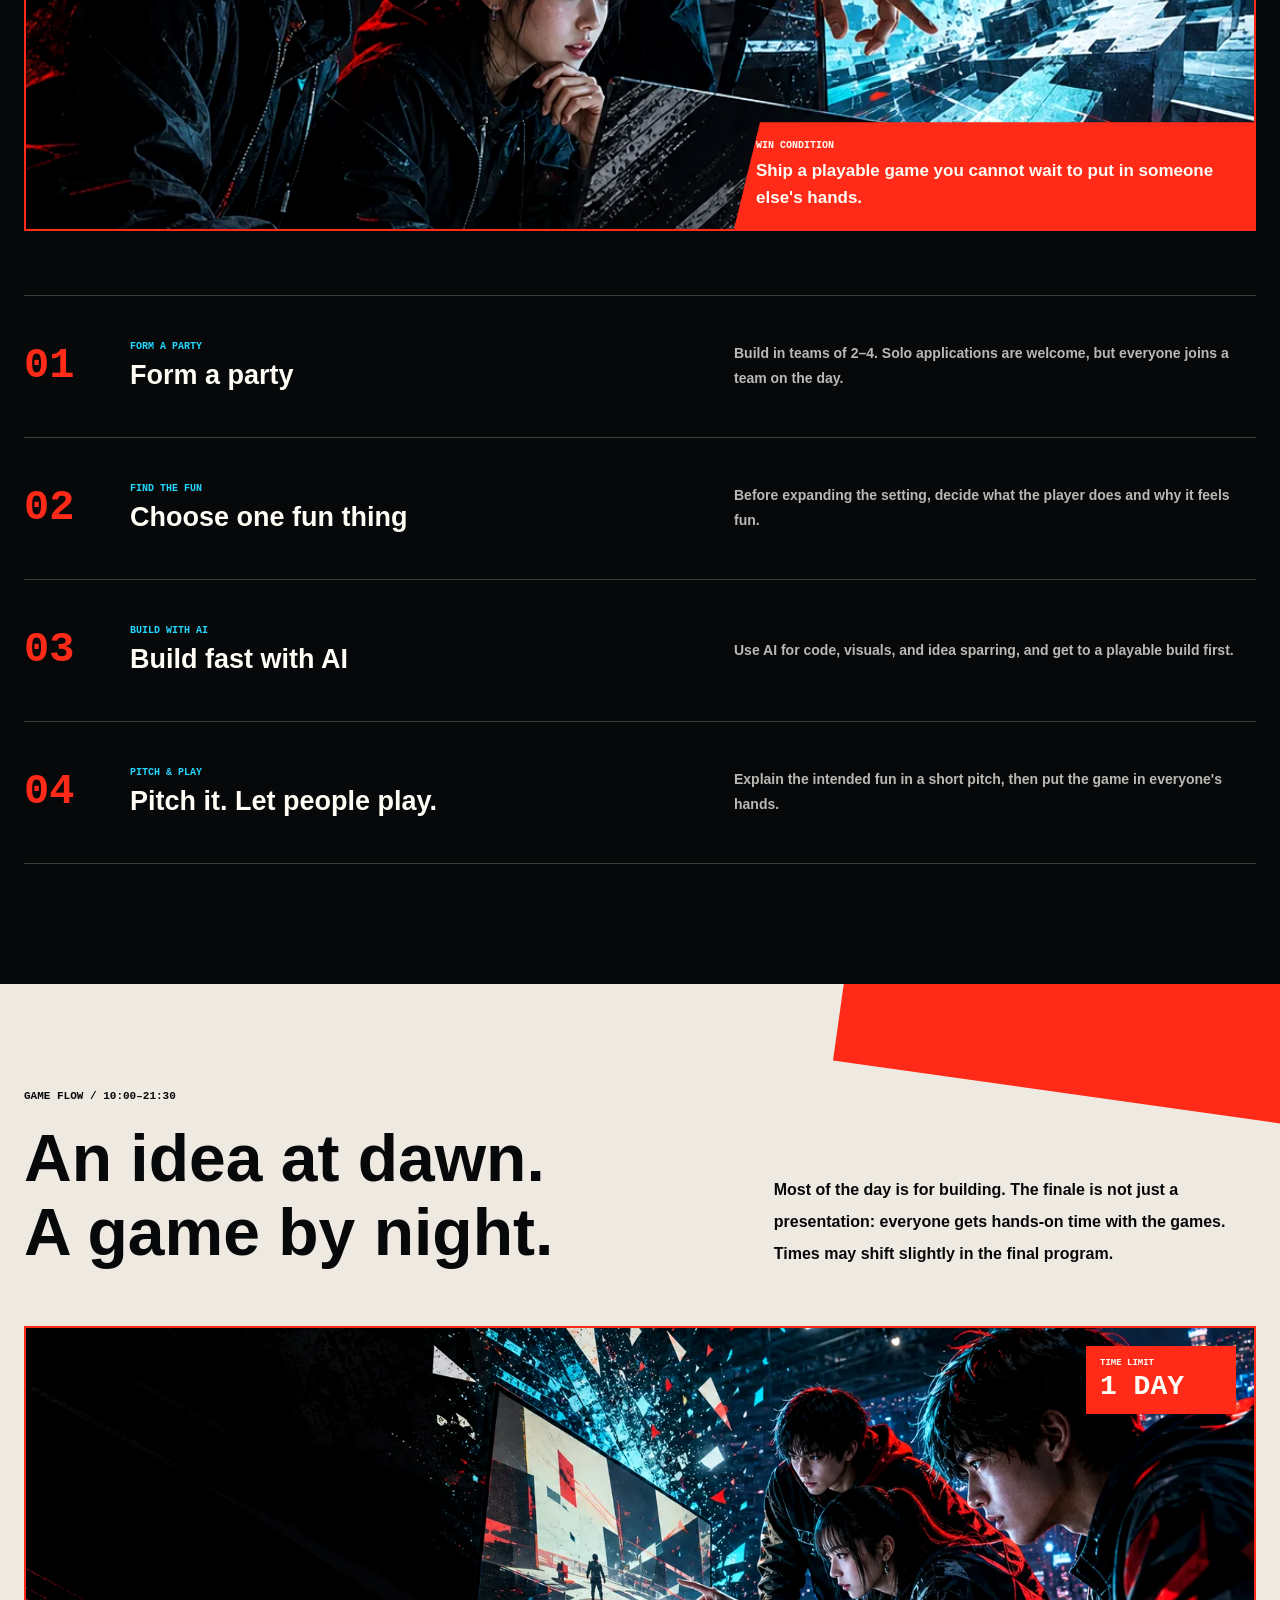
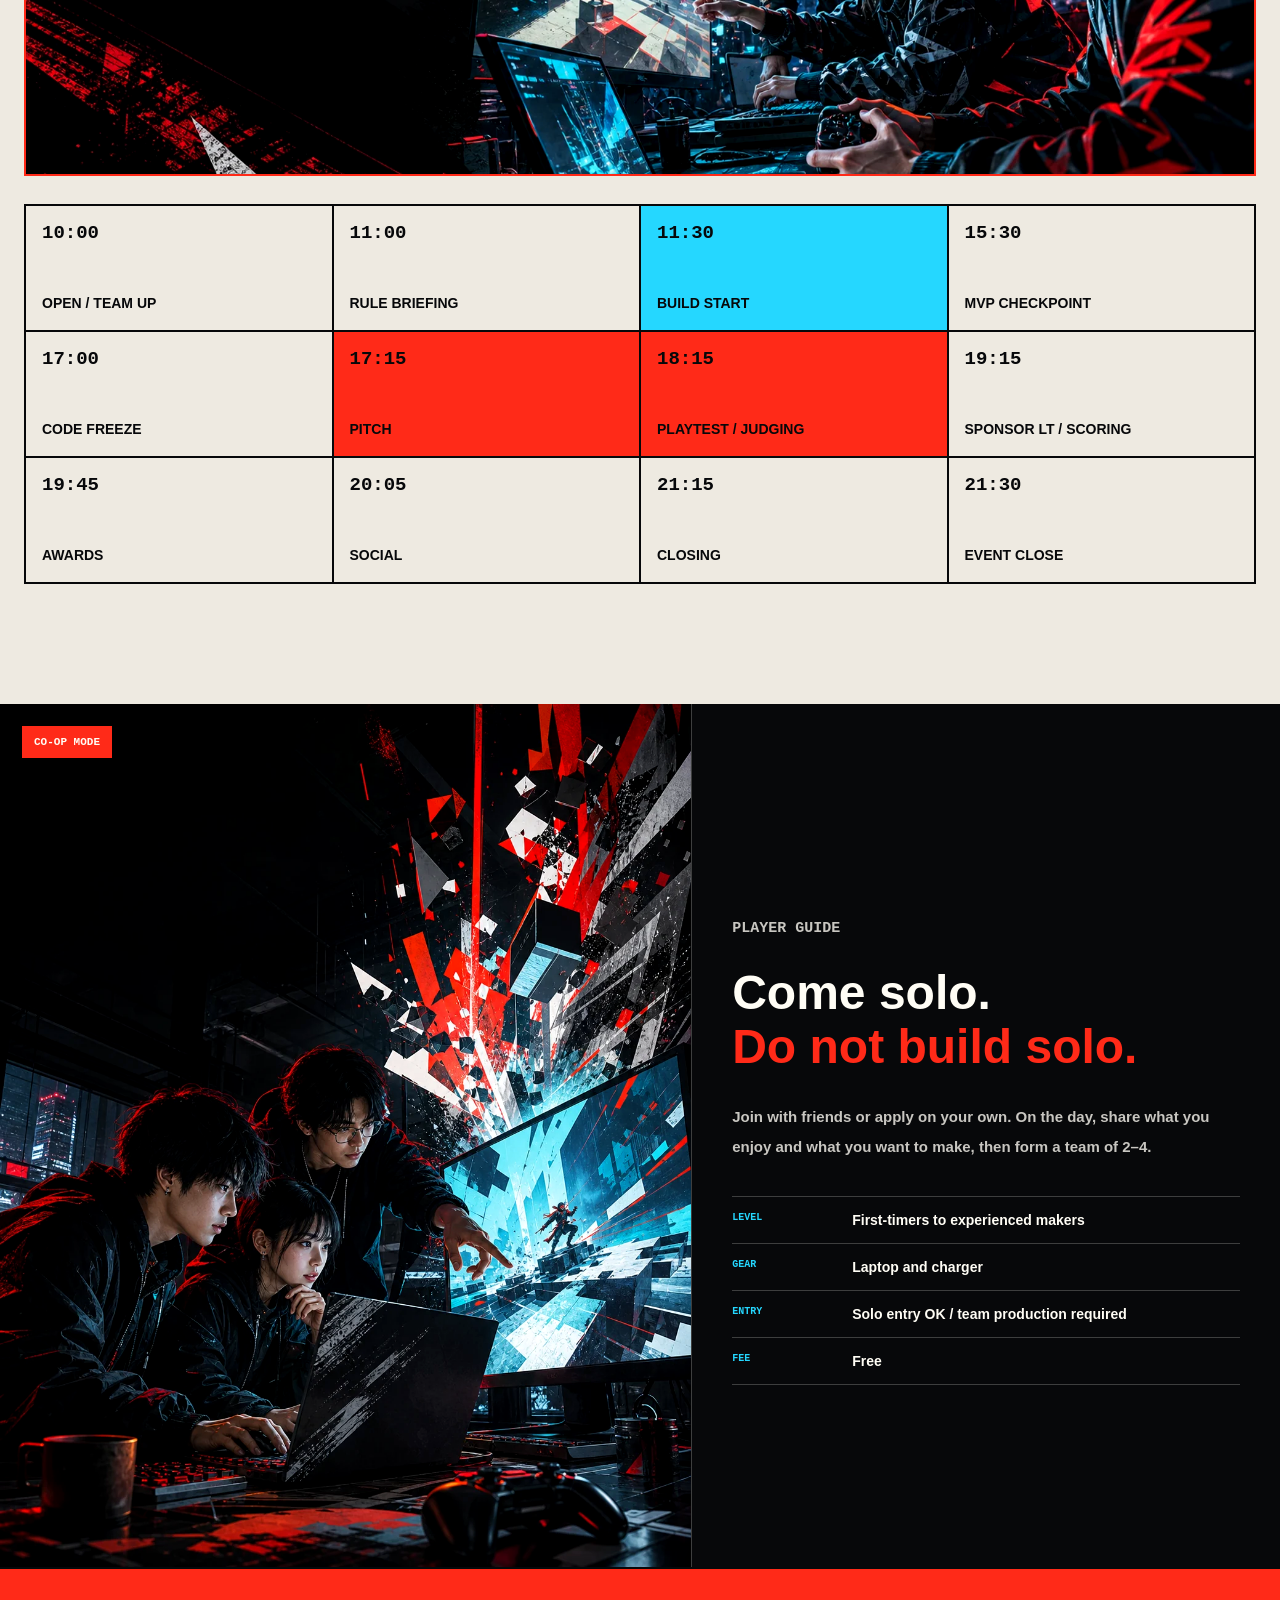
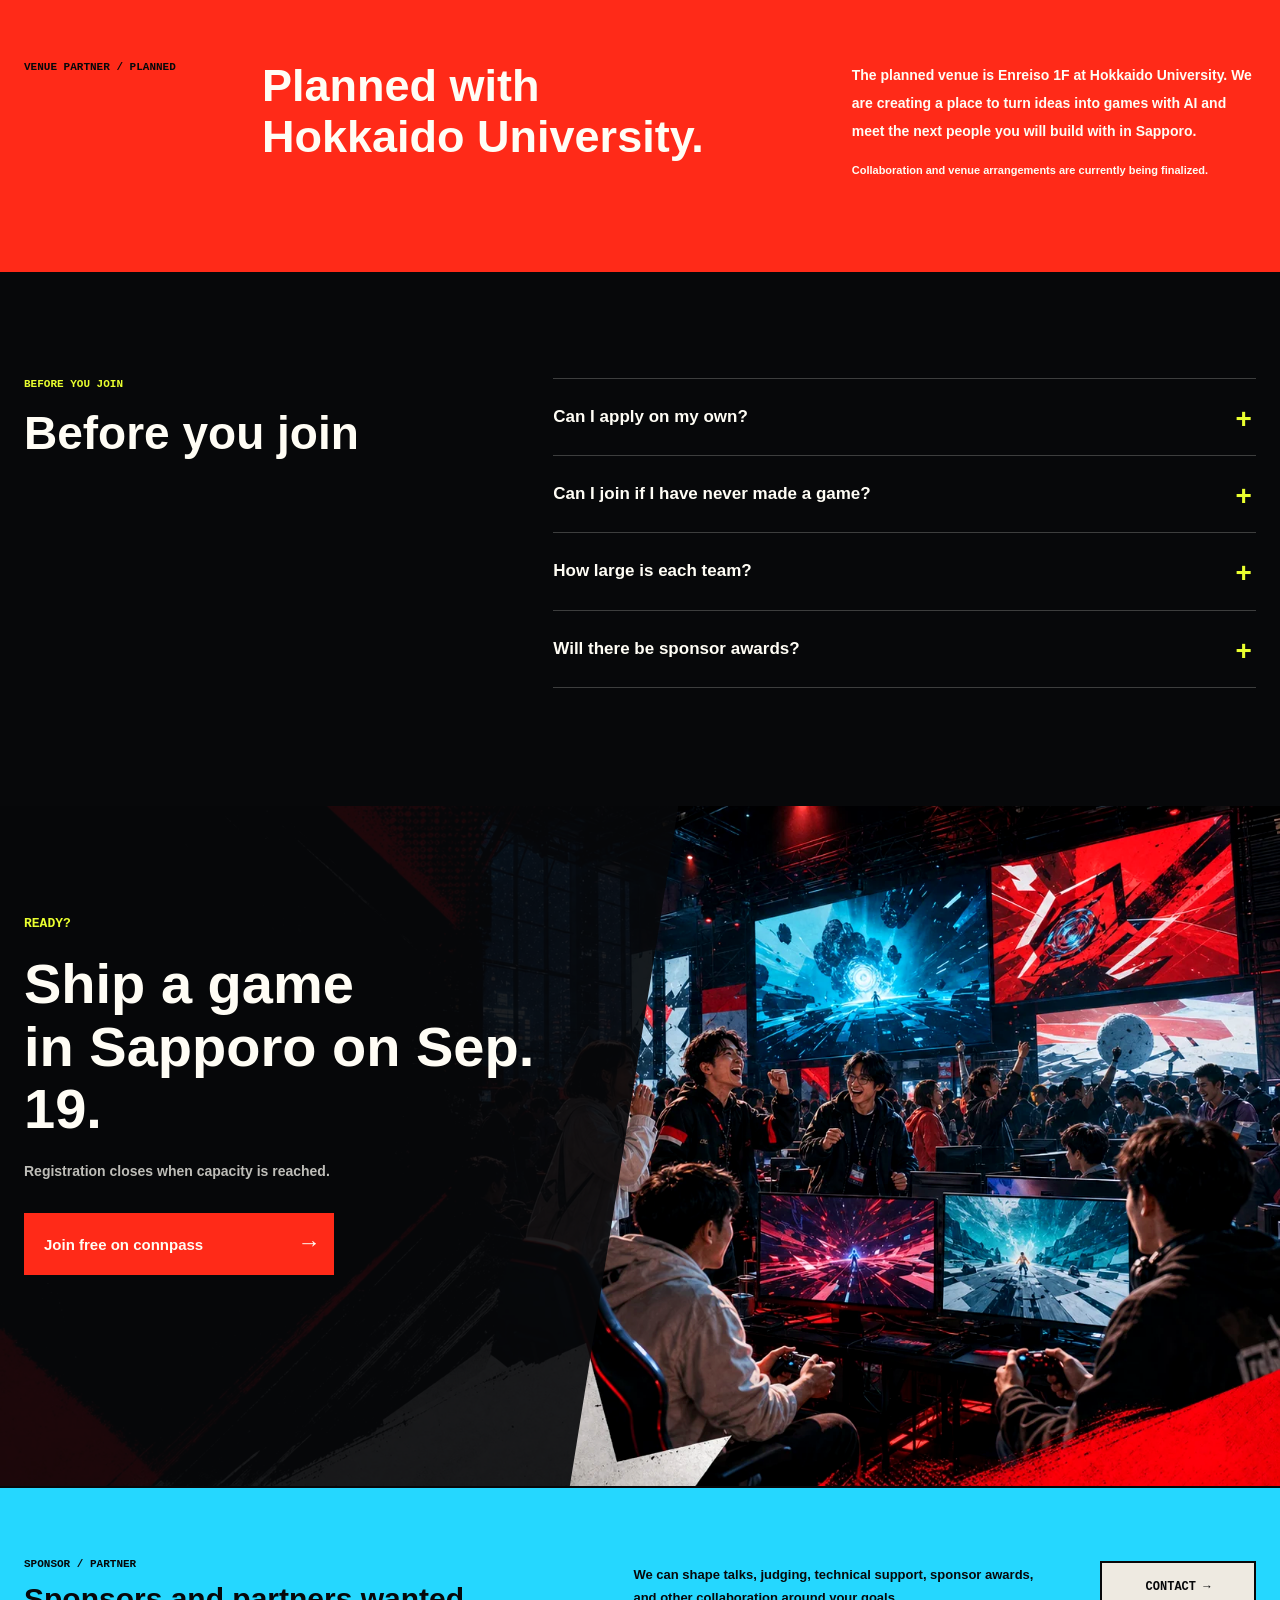
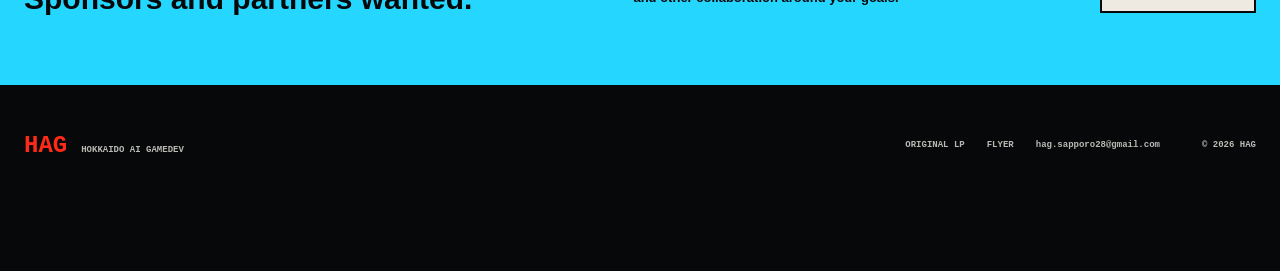
<file: gamejam/0/play/index.html>
<!doctype html>
<html lang="ja">
  <head>
    <meta charset="UTF-8" />
    <meta name="viewport" content="width=device-width, initial-scale=1.0" />
    <meta name="theme-color" content="#0c0e10" />
    <meta
      name="description"
      content="そのアイデア、今日中に遊べる。AIとチームでゲームのMVPをつくる、札幌の1dayゲームジャム。2026年9月19日、北海道大学エンレイソウ1Fで開催予定。"
    />
    <meta property="og:type" content="website" />
    <meta property="og:title" content="HAG #0 | そのアイデア、今日中に遊べる。" />
    <meta
      property="og:description"
      content="AIとチームで、面白さの核だけを実装する。2026.9.19 札幌・北海道大学。参加無料。北海道大学との共催を予定。"
    />
    <meta
      property="og:image"
      content="https://hagsapporo.github.io/gamejam/0/play/hag-gamejam-0-arena-flyer.png"
    />
    <meta property="og:url" content="https://hagsapporo.github.io/gamejam/0/play/" />
    <meta name="twitter:card" content="summary_large_image" />
    <link rel="canonical" href="https://hagsapporo.github.io/gamejam/0/play/" />
    <link rel="icon" href="../../../assets/hag-visual.png" type="image/png" />
    <title>HAG #0 | そのアイデア、今日中に遊べる。</title>
    <link rel="stylesheet" href="./styles.css?v=20260805-2" />
    <script src="./app.js?v=20260805-2" defer></script>
  </head>
  <body>
    <a class="skip-link" href="#main" data-i18n="skip">本文へ移動</a>

    <header class="site-header" data-header>
      <a class="brand" href="/" aria-label="HAG community home">
        <strong>HAG</strong>
        <span>HOKKAIDO AI GAMEDEV</span>
      </a>
      <nav class="desktop-nav" aria-label="Main navigation">
        <a href="#mission" data-i18n="navMission">MISSION</a>
        <a href="#flow" data-i18n="navFlow">GAME FLOW</a>
        <a href="#guide" data-i18n="navGuide">PLAYER GUIDE</a>
        <a href="./flyer.html" target="_blank" rel="noopener" data-i18n="navFlyer">FLYER</a>
      </nav>
      <div class="header-actions">
        <div class="language-switch" role="group" aria-label="Language">
          <button type="button" data-language="ja" aria-pressed="true">JA</button>
          <button type="button" data-language="en" aria-pressed="false">EN</button>
        </div>
        <a
          class="header-entry"
          href="https://hagsapporo.connpass.com/event/402481/"
          target="_blank"
          rel="noopener noreferrer"
          data-i18n="headerEntry"
        >
          ENTRY
        </a>
      </div>
    </header>

    <main id="main">
      <section class="hero" aria-labelledby="hero-title">
        <img
          class="hero-art"
          src="./assets/hero-arena-v2.webp"
          alt=""
          aria-hidden="true"
        />
        <div class="hero-stage">
          <div class="hero-copy reveal is-visible">
            <div class="hero-flags">
              <span>HOKKAIDO AI GAMEJAM #0</span>
              <span class="hero-location" data-i18n="sapporoFlag">SAPPORO / 札幌開催</span>
            </div>
            <p class="collab-badge">
              <span class="status-light" aria-hidden="true"></span>
              <span data-i18n="collabBadge">北海道大学との共催を予定</span>
            </p>
            <h1 id="hero-title">
              <span class="hero-title-ja">
                <span>そのアイデア、</span>
                <span>今日中に遊べる。</span>
              </span>
              <span class="hero-title-en">MAKE IT.<br />PLAY IT.<br />TODAY.</span>
            </h1>
            <p class="hero-lead" data-i18n="heroLead">
              AIとチームで、面白さの核だけを実装する。企画から制作、発表、試遊までを1日で駆け抜ける札幌のゲームジャム。
            </p>
            <div class="hero-actions">
              <a
                class="primary-command"
                href="https://hagsapporo.connpass.com/event/402481/"
                target="_blank"
                rel="noopener noreferrer"
              >
                <span data-i18n="mainEntry">無料で参加する</span>
                <b aria-hidden="true">→</b>
              </a>
              <a class="text-command" href="#mission" data-i18n="seeRules">ルールを見る ↓</a>
            </div>
          </div>

          <dl class="hero-data reveal is-visible">
            <div>
              <dt>DATE</dt>
              <dd>2026.09.19 <small>SAT</small></dd>
            </div>
            <div>
              <dt>VENUE</dt>
              <dd data-i18n="venueValue">北海道大学 エンレイソウ1F</dd>
            </div>
            <div>
              <dt>ENTRY</dt>
              <dd data-i18n="entryValue">参加無料</dd>
            </div>
            <div>
              <dt>PARTY</dt>
              <dd data-i18n="partyValue">2〜4人チーム</dd>
            </div>
          </dl>
        </div>
      </section>

      <section class="countdown-band" aria-label="Event countdown">
        <div class="countdown-title">
          <span class="status-light dark" aria-hidden="true"></span>
          <strong data-i18n="countdownTitle">GAME STARTまで</strong>
        </div>
        <div class="countdown" data-countdown>
          <div><b data-days>00</b><span data-i18n="days">DAYS</span></div>
          <i>:</i>
          <div><b data-hours>00</b><span data-i18n="hours">HRS</span></div>
          <i>:</i>
          <div><b data-minutes>00</b><span data-i18n="minutes">MIN</span></div>
          <i>:</i>
          <div><b data-seconds>00</b><span data-i18n="seconds">SEC</span></div>
        </div>
      </section>

      <div class="play-loop" aria-hidden="true">
        <div>
          <span>FORM A PARTY</span><b>+</b><span>FIND THE FUN</span><b>+</b><span>SHIP A BUILD</span><b>+</b><span>LET PEOPLE PLAY</span><b>+</b>
          <span>FORM A PARTY</span><b>+</b><span>FIND THE FUN</span><b>+</b><span>SHIP A BUILD</span><b>+</b><span>LET PEOPLE PLAY</span><b>+</b>
        </div>
      </div>

      <section class="core-section" id="mission">
        <div class="section-shell">
          <div class="section-heading reveal">
            <p class="section-code">MISSION 00 / BUILD THE CORE</p>
            <h2 data-i18n-html="coreTitle">豪華さより、<br /><em>もう一回。</em></h2>
            <p data-i18n="coreBody">
              作るのは、ゲームのMVP。機能の数でも、画面の派手さでもない。「この操作が気持ちいい」「もう一度やりたい」と思える、ゲーム性の核を狙います。
            </p>
          </div>

          <figure class="core-visual reveal">
            <img
              src="./assets/creator-keyart-v2.webp"
              alt="ゲーム制作に集中するクリエイターチーム"
              data-i18n-alt="coreImageAlt"
            />
            <figcaption>
              <span>WIN CONDITION</span>
              <strong data-i18n="winCondition">人に遊ばせたくなるゲームを、動く形で出す。</strong>
            </figcaption>
          </figure>

          <ol class="mission-list">
            <li class="reveal">
              <span class="mission-number">01</span>
              <div>
                <p>FORM A PARTY</p>
                <h3 data-i18n="mission1Title">仲間を組む</h3>
              </div>
              <p data-i18n="mission1Body">2〜4人で制作。一人での申込は歓迎ですが、当日は必ずチームを組みます。</p>
            </li>
            <li class="reveal">
              <span class="mission-number">02</span>
              <div>
                <p>FIND THE FUN</p>
                <h3 data-i18n="mission2Title">面白さをひとつ決める</h3>
              </div>
              <p data-i18n="mission2Body">設定を広げる前に、プレイヤーが何をすると面白いのかを絞り込みます。</p>
            </li>
            <li class="reveal">
              <span class="mission-number">03</span>
              <div>
                <p>BUILD WITH AI</p>
                <h3 data-i18n="mission3Title">AIで一気に実装する</h3>
              </div>
              <p data-i18n="mission3Body">コード、画像、企画の壁打ちにAIを使い、まず遊べる状態まで持っていきます。</p>
            </li>
            <li class="reveal">
              <span class="mission-number">04</span>
              <div>
                <p>PITCH & PLAY</p>
                <h3 data-i18n="mission4Title">見せて、遊ばせる</h3>
              </div>
              <p data-i18n="mission4Body">狙った面白さを短く発表し、全員で実際にプレイして勝負します。</p>
            </li>
          </ol>
        </div>
      </section>

      <section class="flow-section" id="flow">
        <div class="section-shell">
          <div class="flow-header reveal">
            <div>
              <p class="section-code dark-code">GAME FLOW / 10:00–21:30</p>
              <h2 data-i18n-html="flowTitle">朝はアイデア。<br />夜にはゲーム。</h2>
            </div>
            <p data-i18n="flowBody">
              制作時間を長く取りつつ、最後は発表して終わりではなく、全員が作品を触る試遊時間へ。時刻は最終調整で前後する場合があります。
            </p>
          </div>

          <figure class="flow-visual reveal">
            <img
              src="./assets/hero-arena-v2.webp"
              alt="制限時間の中でゲームを完成させるクリエイターチーム"
              data-i18n-alt="flowImageAlt"
            />
            <div class="flow-visual-tag"><span>TIME LIMIT</span><strong>1 DAY</strong></div>
          </figure>

          <ol class="timeline reveal">
            <li><time>10:00</time><strong data-i18n="flow1">OPEN / チーム編成</strong></li>
            <li><time>11:00</time><strong data-i18n="flow2">RULE BRIEFING</strong></li>
            <li class="build"><time>11:30</time><strong data-i18n="flow3">BUILD START / 制作</strong></li>
            <li><time>15:30</time><strong data-i18n="flow4">MVP CHECKPOINT</strong></li>
            <li><time>17:00</time><strong>CODE FREEZE</strong></li>
            <li class="battle"><time>17:15</time><strong data-i18n="flow6">PITCH / 作品発表</strong></li>
            <li class="battle"><time>18:15</time><strong data-i18n="flow7">PLAYTEST / 試遊・審査</strong></li>
            <li><time>19:15</time><strong data-i18n="flow8">SPONSOR LT / 集計</strong></li>
            <li><time>19:45</time><strong data-i18n="flow9">AWARDS</strong></li>
            <li><time>20:05</time><strong data-i18n="flow10">SOCIAL / 交流</strong></li>
            <li><time>21:15</time><strong data-i18n="flow11">CLOSING</strong></li>
            <li><time>21:30</time><strong data-i18n="flow12">EVENT CLOSE</strong></li>
          </ol>
        </div>
      </section>

      <section class="join-section" id="guide">
        <div class="join-visual reveal">
          <img
            src="./assets/creator-keyart-v2.webp"
            alt="ゲーム制作に挑むクリエイターチーム"
            data-i18n-alt="joinImageAlt"
          />
          <span>CO-OP MODE</span>
        </div>
        <div class="join-copy reveal">
          <p class="section-code">PLAYER GUIDE</p>
          <h2 data-i18n-html="joinTitle">一人で来ていい。<br /><em>一人では作らない。</em></h2>
          <p data-i18n="joinBody">
            友人との参加も、一人での申込も歓迎。当日は得意なことや作りたいゲームを話し、2〜4人のチームを組んで制作します。
          </p>
          <dl class="player-spec">
            <div><dt>LEVEL</dt><dd data-i18n="levelValue">未経験〜経験者</dd></div>
            <div><dt>GEAR</dt><dd data-i18n="gearValue">ノートPC・充電器</dd></div>
            <div><dt>ENTRY</dt><dd data-i18n="entrySpecValue">一人申込OK / 制作はチーム必須</dd></div>
            <div><dt>FEE</dt><dd data-i18n="feeSpecValue">無料</dd></div>
          </dl>
        </div>
      </section>

      <section class="university-band">
        <div class="section-shell university-layout reveal">
          <p class="section-code dark-code">VENUE PARTNER / PLANNED</p>
          <h2 data-i18n-html="universityTitle">北海道大学との<br />共催を予定しています。</h2>
          <div>
            <p data-i18n="universityBody">
              会場は北海道大学エンレイソウ1Fを予定。AIでアイデアを形にする実践と、札幌で次の制作仲間に出会う機会をつくります。
            </p>
            <small data-i18n="universityNote">※共催および会場は現在、正式決定に向けて調整中です。</small>
          </div>
        </div>
      </section>

      <section class="guide-section">
        <div class="section-shell guide-layout">
          <div class="guide-heading reveal">
            <p class="section-code">BEFORE YOU JOIN</p>
            <h2 data-i18n="guideTitle">参加前の確認</h2>
          </div>
          <div class="faq-list reveal">
            <details>
              <summary data-i18n="faq1Question">一人で申し込めますか？</summary>
              <p data-i18n="faq1Answer">申し込めます。当日の制作は必ずチームで行い、事前チームがない方は会場で編成します。</p>
            </details>
            <details>
              <summary data-i18n="faq2Question">ゲームを作ったことがなくても参加できますか？</summary>
              <p data-i18n="faq2Answer">参加できます。ゲームを作りたい気持ちと、制作に使うノートPCを持ってきてください。</p>
            </details>
            <details>
              <summary data-i18n="faq3Question">チームは何人ですか？</summary>
              <p data-i18n="faq3Answer">2〜4人を予定しています。役割はプログラム、企画、ビジュアルなど、チーム内で自由に決めます。</p>
            </details>
            <details>
              <summary data-i18n="faq4Question">スポンサー賞はありますか？</summary>
              <p data-i18n="faq4Answer">スポンサー賞などの追加情報は、決定次第公式サイトとSNSで発表します。</p>
            </details>
          </div>
        </div>
      </section>

      <section class="final-entry" id="entry">
        <img
          src="./assets/finale-arena-v2.webp"
          alt="完成したゲームを試遊して盛り上がるイベント会場"
          data-i18n-alt="finalImageAlt"
        />
        <div class="final-entry-copy reveal">
          <p>READY?</p>
          <h2 data-i18n-html="finalTitle">9月19日、<br />札幌でゲームを出そう。</h2>
          <p data-i18n="finalBody">定員に達し次第、参加受付を締め切ります。</p>
          <a
            href="https://hagsapporo.connpass.com/event/402481/"
            target="_blank"
            rel="noopener noreferrer"
          >
            <span data-i18n="finalEntry">connpassで無料参加</span>
            <b aria-hidden="true">→</b>
          </a>
        </div>
      </section>

      <section class="partner-contact">
        <div class="section-shell partner-contact-layout">
          <div>
            <p class="section-code dark-code">SPONSOR / PARTNER</p>
            <h2 data-i18n="partnerTitle">協賛・連携企業を募集しています。</h2>
          </div>
          <p data-i18n="partnerBody">LT、審査、技術支援、スポンサー賞など、目的に合わせて連携内容をご相談します。</p>
          <a href="mailto:hag.sapporo28@gmail.com?subject=HAG%E5%8D%94%E8%B3%9B%E3%83%BB%E9%80%A3%E6%90%BA%E3%81%AE%E3%81%94%E7%9B%B8%E8%AB%87" data-i18n="partnerButton">CONTACT →</a>
        </div>
      </section>
    </main>

    <footer>
      <div class="footer-brand"><strong>HAG</strong><span>HOKKAIDO AI GAMEDEV</span></div>
      <div class="footer-links">
        <a href="../" data-i18n="originalLp">ORIGINAL LP</a>
        <a href="./flyer.html" target="_blank" rel="noopener" data-i18n="flyerLink">FLYER</a>
        <a href="mailto:hag.sapporo28@gmail.com">hag.sapporo28@gmail.com</a>
      </div>
      <small>© <span data-current-year>2026</span> HAG</small>
    </footer>

    <aside class="sticky-entry" aria-label="Registration">
      <div><strong>2026.09.19</strong><span data-i18n="stickyVenue">札幌・北海道大学</span></div>
      <a
        href="https://hagsapporo.connpass.com/event/402481/"
        target="_blank"
        rel="noopener noreferrer"
        data-i18n="stickyEntry"
      >
        無料参加 →
      </a>
    </aside>
  </body>
</html>
</file>
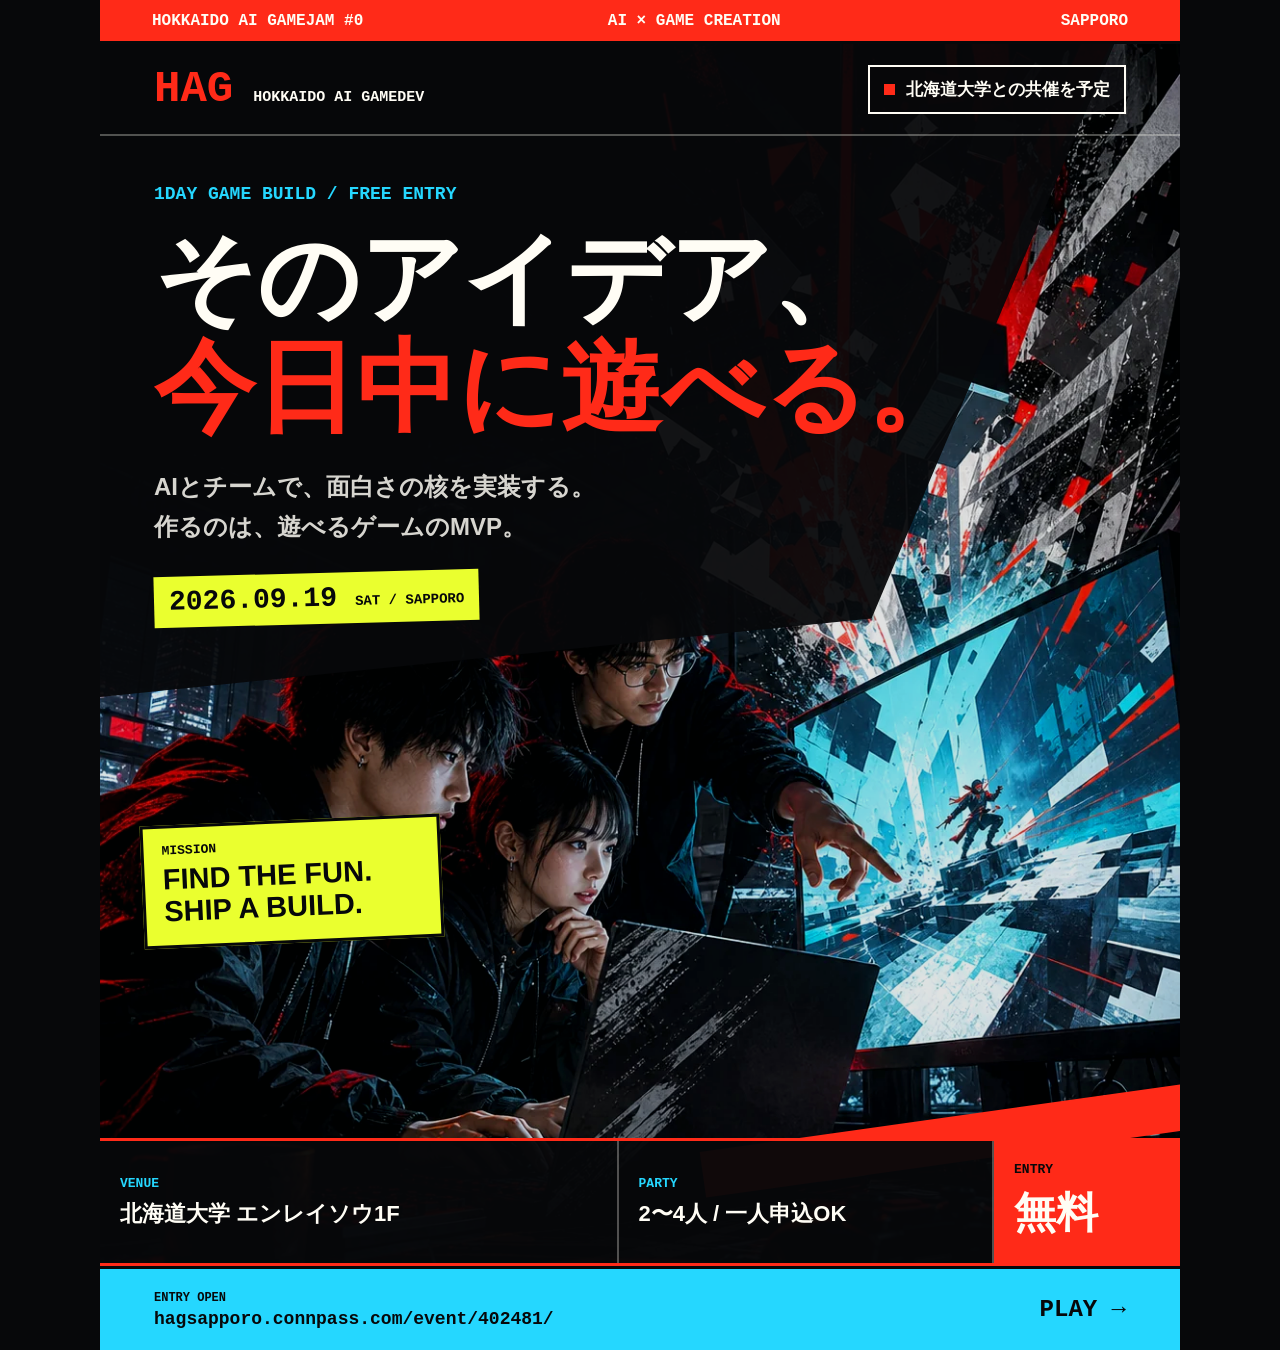
<file: gamejam/0/play/flyer.html>
<!doctype html>
<html lang="ja">
  <head>
    <meta charset="UTF-8" />
    <meta name="viewport" content="width=device-width, initial-scale=1.0" />
    <meta name="theme-color" content="#07080a" />
    <title>HAG #0 Game Flyer</title>
    <link rel="stylesheet" href="./flyer.css?v=20260805-2" />
  </head>
  <body>
    <main class="poster" aria-label="Hokkaido AI GameJam #0 event flyer">
      <img class="poster-art" src="./assets/creator-keyart-v2.webp" alt="ゲーム制作に挑むクリエイターチーム" />
      <div class="poster-veil" aria-hidden="true"></div>

      <div class="top-rail">
        <span>HOKKAIDO AI GAMEJAM #0</span>
        <span>AI × GAME CREATION</span>
        <span>SAPPORO</span>
      </div>

      <header class="poster-header">
        <div class="poster-brand"><strong>HAG</strong><span>HOKKAIDO AI GAMEDEV</span></div>
        <p><i></i>北海道大学との共催を予定</p>
      </header>

      <section class="poster-copy">
        <p class="stage-label">1DAY GAME BUILD / FREE ENTRY</p>
        <h1><span>そのアイデア、</span><span>今日中に遊べる。</span></h1>
        <p class="poster-lead">AIとチームで、面白さの核を実装する。<br />作るのは、遊べるゲームのMVP。</p>
        <div class="date-lockup"><b>2026.09.19</b><span>SAT / SAPPORO</span></div>
      </section>

      <div class="mission-stamp"><span>MISSION</span><strong>FIND THE FUN.<br />SHIP A BUILD.</strong></div>

      <dl class="poster-data">
        <div><dt>VENUE</dt><dd>北海道大学 エンレイソウ1F</dd></div>
        <div><dt>PARTY</dt><dd>2〜4人 / 一人申込OK</dd></div>
        <div class="free"><dt>ENTRY</dt><dd>無料</dd></div>
      </dl>

      <footer class="poster-footer">
        <div><span>ENTRY OPEN</span><strong>hagsapporo.connpass.com/event/402481/</strong></div>
        <b>PLAY →</b>
      </footer>
    </main>
  </body>
</html>
</file>
<file: styles.css>
:root {
  --blue: #7cc5e8;
  --blue-deep: #236f98;
  --ink: #101419;
  --paper: #f8f4ea;
  --white: #fffdf7;
  --yellow: #ffd34e;
  --orange: #ff642f;
  --line: rgba(16, 20, 25, 0.22);
  --max: 1180px;
}

* { box-sizing: border-box; }
html { scroll-behavior: smooth; }
body {
  margin: 0;
  color: var(--ink);
  background: var(--paper);
  font-family: "Helvetica Neue", "Hiragino Kaku Gothic ProN", "Yu Gothic", Arial, sans-serif;
  line-height: 1.7;
  letter-spacing: 0;
}
button, a { color: inherit; font: inherit; }
a { text-underline-offset: 4px; }
img { max-width: 100%; }
.heading-line { display: block; width: fit-content; white-space: nowrap; }
.title-mobile { display: none; }

.skip-link {
  position: fixed;
  z-index: 100;
  top: 8px;
  left: 8px;
  padding: 10px 14px;
  background: var(--ink);
  color: white;
  transform: translateY(-150%);
}
.skip-link:focus { transform: translateY(0); }

.site-header {
  position: absolute;
  z-index: 10;
  top: 0;
  left: 0;
  display: grid;
  grid-template-columns: 1fr auto auto;
  align-items: center;
  gap: 34px;
  width: 100%;
  padding: 24px clamp(20px, 4vw, 64px);
}
.wordmark {
  display: inline-flex;
  align-items: baseline;
  gap: 12px;
  width: fit-content;
  text-decoration: none;
}
.wordmark strong { font: 900 27px/1 ui-monospace, SFMono-Regular, Menlo, Consolas, monospace; }
.wordmark span,
.hero-labels,
.section-label,
.eyebrow,
.vision > p {
  font: 800 11px/1.25 ui-monospace, SFMono-Regular, Menlo, Consolas, monospace;
}
.main-nav { display: flex; gap: 25px; font-size: 13px; font-weight: 800; }
.main-nav a { text-decoration: none; }
.main-nav a:hover, .main-nav a:focus-visible { text-decoration: underline; }
.language-switch { display: flex; border: 1px solid var(--ink); }
.language-switch button {
  min-width: 42px;
  min-height: 34px;
  padding: 4px 9px;
  border: 0;
  background: transparent;
  cursor: pointer;
  font: 800 11px/1 ui-monospace, SFMono-Regular, Menlo, Consolas, monospace;
}
.language-switch button + button { border-left: 1px solid var(--ink); }
.language-switch button[aria-pressed="true"] { color: white; background: var(--ink); }

.header-cta {
  display: inline-flex;
  align-items: center;
  justify-content: center;
  min-height: 40px;
  padding: 8px 14px;
  border: 1px solid var(--ink);
  background: var(--yellow);
  font-size: 12px;
  font-weight: 900;
  text-decoration: none;
}

.hero {
  position: relative;
  display: grid;
  min-height: min(900px, 94svh);
  overflow: hidden;
  border-bottom: 1px solid var(--ink);
  background: var(--blue);
}
.hero-image {
  position: absolute;
  inset: 0;
  width: 100%;
  height: 100%;
  object-fit: cover;
  object-position: center;
  transform: scale(1.025);
  animation: hero-drift 16s ease-in-out infinite alternate;
}

/* Community home */
.community-header { position: relative; background: var(--paper); border-bottom: 1px solid var(--ink); }
.community-header .wordmark span { text-transform: uppercase; }
.community-hero {
  display: grid;
  grid-template-columns: minmax(0, 1fr) minmax(360px, 0.8fr);
  min-height: 680px;
  padding-top: 88px;
  border-bottom: 1px solid var(--ink);
  background: var(--blue);
}
.community-copy { align-self: center; padding: 70px clamp(24px, 7vw, 108px); }
.community-kicker { margin: 0 0 24px; font: 900 12px/1.4 ui-monospace, SFMono-Regular, Menlo, Consolas, monospace; }
.community-copy h1 { margin: 0; font-size: clamp(52px, 7vw, 102px); line-height: 1.02; }
.community-copy h1 span { display: block; }
.community-copy > p:not(.community-kicker) { max-width: 650px; margin: 30px 0 0; font-size: clamp(17px, 1.8vw, 23px); font-weight: 700; }
.community-hero figure { min-height: 520px; margin: 0; border-left: 1px solid var(--ink); background: var(--white); }
.community-hero figure img { width: 100%; height: 100%; object-fit: cover; }
.community-actions { display: flex; flex-wrap: wrap; gap: 12px; margin-top: 34px; }
.community-actions a { display: inline-flex; align-items: center; justify-content: center; min-height: 52px; padding: 12px 20px; border: 1px solid var(--ink); font-weight: 900; text-decoration: none; }
.community-actions .primary { background: var(--yellow); }
.community-actions .secondary { background: var(--white); }
.community-section { padding: 88px clamp(24px, 7vw, 108px); border-bottom: 1px solid var(--ink); }
.community-section-head { display: grid; grid-template-columns: 1fr minmax(280px, 0.7fr); gap: 48px; align-items: end; margin-bottom: 42px; }
.community-section h2 { max-width: 850px; margin: 0; font-size: clamp(36px, 5vw, 72px); line-height: 1.1; }
.community-section-head p { margin: 0; font-size: 17px; font-weight: 700; }
.event-feature { display: grid; grid-template-columns: minmax(300px, 0.9fr) 1fr; border: 1px solid var(--ink); background: var(--white); }
.event-feature img { width: 100%; height: 100%; min-height: 380px; object-fit: cover; border-right: 1px solid var(--ink); }
.event-feature-copy { display: flex; flex-direction: column; justify-content: center; padding: clamp(28px, 5vw, 64px); }
.event-feature-copy .eyebrow { color: var(--orange); }
.event-feature-copy h3 { margin: 16px 0; font-size: clamp(30px, 4vw, 56px); line-height: 1.1; }
.event-feature-copy p { margin: 0 0 26px; }
.event-meta { display: flex; flex-wrap: wrap; gap: 8px; margin-bottom: 28px; }
.event-meta span { padding: 5px 9px; border: 1px solid var(--ink); font: 800 11px/1.3 ui-monospace, SFMono-Regular, Menlo, Consolas, monospace; }
.community-principles { display: grid; grid-template-columns: repeat(3, 1fr); border: 1px solid var(--ink); }
.community-principles article { min-height: 220px; padding: 28px; background: var(--paper); }
.community-principles article + article { border-left: 1px solid var(--ink); }
.community-principles b { font: 900 12px/1 ui-monospace, SFMono-Regular, Menlo, Consolas, monospace; color: var(--orange); }
.community-principles h3 { margin: 40px 0 10px; font-size: 24px; }
.community-principles p { margin: 0; }
.registration-band { display: flex; align-items: center; justify-content: space-between; gap: 30px; padding: 34px clamp(24px, 7vw, 108px); border-bottom: 1px solid var(--ink); background: var(--yellow); }
.registration-band div { display: grid; gap: 2px; }
.registration-band strong { font-size: clamp(23px, 3vw, 38px); line-height: 1.2; }
.registration-band a { flex: 0 0 auto; padding: 14px 20px; border: 1px solid var(--ink); background: var(--ink); color: white; font-weight: 900; text-decoration: none; }

@media (max-width: 900px) {
  .community-hero, .event-feature { grid-template-columns: 1fr; }
  .community-hero figure { min-height: 360px; border-top: 1px solid var(--ink); border-left: 0; }
  .event-feature img { min-height: 300px; border-right: 0; border-bottom: 1px solid var(--ink); }
  .community-section-head { grid-template-columns: 1fr; gap: 18px; }
  .community-principles { grid-template-columns: 1fr; }
  .community-principles article + article { border-top: 1px solid var(--ink); border-left: 0; }
  .registration-band { align-items: stretch; flex-direction: column; }
  .registration-band a { text-align: center; }
}
.hero-shade {
  position: absolute;
  inset: 0;
  background: linear-gradient(90deg, rgba(124, 197, 232, 0.98) 0%, rgba(124, 197, 232, 0.9) 35%, rgba(124, 197, 232, 0) 65%);
}
.hero-copy {
  position: relative;
  z-index: 2;
  align-self: center;
  width: min(52%, 710px);
  margin: 105px 0 145px clamp(22px, 7vw, 110px);
}
.hero-labels { display: flex; flex-wrap: wrap; gap: 8px; margin-bottom: 27px; }
.hero-labels p { margin: 0; padding: 8px 10px; border: 1px solid var(--ink); background: var(--yellow); }
.hero-labels .accent { background: var(--orange); }
.hero h1 {
  margin: 0;
  font-size: clamp(50px, 7.2vw, 108px);
  line-height: 1.03;
  font-weight: 900;
}
.hero h1 span { display: block; white-space: nowrap; }
.hero-lead { max-width: 590px; margin: 29px 0 0; font-size: clamp(16px, 1.55vw, 21px); font-weight: 800; }
.hero-actions { display: flex; flex-wrap: wrap; gap: 12px; margin-top: 34px; }
.status-button, .outline-button, .contact-button {
  display: inline-flex;
  align-items: center;
  justify-content: center;
  min-height: 52px;
  padding: 12px 19px;
  border: 1px solid var(--ink);
  font-weight: 900;
  text-decoration: none;
}
.status-button, .contact-button { color: white; background: var(--ink); }
.outline-button { background: rgba(255, 253, 247, 0.7); }
.outline-button:hover, .outline-button:focus-visible { background: var(--white); }
.event-strip {
  position: absolute;
  z-index: 3;
  right: 0;
  bottom: 0;
  left: 0;
  display: grid;
  grid-template-columns: 0.8fr 1.6fr 0.7fr 0.9fr;
  margin: 0;
  border-top: 1px solid var(--ink);
  background: rgba(255, 253, 247, 0.95);
}
.event-strip div { min-height: 88px; padding: 16px clamp(16px, 3vw, 40px); }
.event-strip div + div { border-left: 1px solid var(--ink); }
.event-strip dt { color: #50565d; font-size: 11px; font-weight: 800; }
.event-strip dd { margin: 3px 0 0; font-size: clamp(15px, 1.45vw, 21px); line-height: 1.3; font-weight: 900; }

.section { padding: 105px max(24px, calc((100vw - var(--max)) / 2)); border-bottom: 1px solid var(--ink); }
.section-label { display: flex; align-items: center; gap: 15px; margin-bottom: 48px; }
.section-label span { display: grid; place-items: center; width: 32px; height: 32px; border: 1px solid var(--ink); background: var(--yellow); }
.section-label p { margin: 0; }
.section-label.light span { color: var(--ink); border-color: var(--white); }

.about-layout { display: grid; grid-template-columns: minmax(0, 0.86fr) minmax(480px, 1.14fr); gap: 42px clamp(44px, 7vw, 96px); align-items: center; }
.about-layout > h2 { grid-column: 1 / -1; }
.about h2, .mvp h2, .schedule h2, .partners h2 {
  margin: 0;
  font-size: clamp(35px, 4.25vw, 62px);
  line-height: 1.18;
  letter-spacing: 0;
}
.about-copy > p { max-width: 580px; margin: 25px 0 0; font-size: 17px; font-weight: 650; }
.team-image { margin: 0; overflow: hidden; border: 1px solid var(--ink); background: var(--white); }
.team-image img { display: block; width: 100%; aspect-ratio: 3 / 2; object-fit: cover; }
.audience-band { display: grid; grid-template-columns: repeat(3, 1fr); margin-top: 70px; border: 1px solid var(--ink); }
.audience-band > div { display: grid; grid-template-columns: auto 1fr; gap: 4px 15px; min-height: 145px; padding: 24px; }
.audience-band > div + div { border-left: 1px solid var(--ink); }
.audience-band b { grid-row: 1 / 3; color: var(--orange); font: 900 14px/1 ui-monospace, monospace; }
.audience-band strong { font-size: 20px; line-height: 1.2; }
.audience-band span { color: #4d545a; font-size: 14px; line-height: 1.55; }

.mvp { color: var(--white); background: var(--ink); }
.mvp .section-label span { background: var(--blue); }
.mvp-heading, .partners-heading, .schedule-heading { display: grid; grid-template-columns: minmax(0, 1.3fr) minmax(330px, 0.7fr); gap: clamp(42px, 6vw, 82px); align-items: end; }
.eyebrow { margin: 0 0 16px; color: var(--orange); }
.mvp h2 em { color: var(--yellow); font-style: normal; }
.mvp-heading > p, .partners-heading > p, .schedule-heading > p { margin: 0; font-size: 17px; font-weight: 650; }
.section-illustration { margin: 68px auto 0; overflow: hidden; }
.section-illustration img { display: block; width: 100%; aspect-ratio: 2 / 1; object-fit: cover; transition: transform 650ms cubic-bezier(.2,.7,.2,1); }
.section-illustration:hover img { transform: scale(1.018); }
.mvp-illustration { border: 1px solid rgba(255,255,255,.5); }
.schedule-illustration, .partners-illustration { border: 1px solid var(--ink); }
.schedule-illustration img { object-position: center 48%; }
.mvp-steps { display: grid; grid-template-columns: repeat(3, 1fr); margin: 44px 0 0; padding: 0; list-style: none; border-top: 1px solid rgba(255,255,255,.42); border-bottom: 1px solid rgba(255,255,255,.42); }
.mvp-steps li { min-height: 245px; padding: 29px 28px; }
.mvp-steps li + li { border-left: 1px solid rgba(255,255,255,.42); }
.mvp-steps span { color: var(--blue); font: 900 15px/1 ui-monospace, monospace; }
.mvp-steps h3 { margin: 45px 0 11px; font-size: 22px; }
.mvp-steps p { margin: 0; color: rgba(255,255,255,.72); }

.schedule { background: var(--yellow); }
.schedule-heading { align-items: start; }
.day-timetable { margin: 44px 0 0; padding: 0; list-style: none; border-top: 2px solid var(--ink); }
.day-timetable li { display: grid; grid-template-columns: 150px 1fr; min-height: 78px; border-bottom: 1px solid var(--ink); }
.day-timetable time { padding: 20px 22px; font: 900 20px/1.3 ui-monospace, SFMono-Regular, Menlo, Consolas, monospace; }
.day-timetable li > div { display: grid; grid-template-columns: minmax(230px, .7fr) 1fr; align-items: center; gap: 26px; padding: 17px 25px; border-left: 1px solid var(--ink); }
.day-timetable strong { font-size: 19px; }
.day-timetable span { font-size: 14px; }
.day-timetable .major { color: white; background: var(--ink); }
.day-timetable .major div { border-left-color: rgba(255,255,255,.45); }

.partners { background: var(--paper); }
.partner-metrics { display: grid; grid-template-columns: repeat(3, 1fr); margin-top: 44px; border-block: 1px solid var(--ink); }
.partner-metrics div { display: flex; align-items: baseline; gap: 15px; padding: 28px; }
.partner-metrics div + div { border-left: 1px solid var(--ink); }
.partner-metrics strong { color: var(--blue-deep); font: 900 clamp(34px, 4vw, 58px)/1 ui-monospace, monospace; }
.partner-metrics span { font-size: 14px; font-weight: 800; }
.partner-options { display: grid; grid-template-columns: 1fr 1fr; margin-top: 34px; border-top: 1px solid var(--ink); border-left: 1px solid var(--ink); }
.partner-options > div { display: flex; align-items: center; gap: 18px; min-height: 80px; padding: 18px 22px; border-right: 1px solid var(--ink); border-bottom: 1px solid var(--ink); }
.partner-options span { color: var(--orange); font: 900 13px/1 ui-monospace, monospace; }
.partner-options strong { font-size: 16px; }
.partner-cta { display: flex; align-items: center; justify-content: space-between; gap: 28px; margin-top: 38px; padding: 27px; border: 1px solid var(--ink); background: var(--blue); }
.partner-cta > div { display: grid; gap: 2px; }
.partner-cta b { font-size: 18px; }
.partner-cta span { font-size: 13px; }
.contact-button:hover, .contact-button:focus-visible { color: var(--ink); background: var(--yellow); }

.organizer { background: var(--white); }
.organizer-layout { display: grid; grid-template-columns: minmax(320px, .8fr) minmax(0, 1.2fr); gap: clamp(48px, 8vw, 110px); align-items: center; }
.organizer-image { margin: 0; overflow: hidden; border: 1px solid var(--ink); background: var(--blue); }
.organizer-image img { display: block; width: 100%; aspect-ratio: 735 / 743; object-fit: cover; }
.organizer-copy h2 { margin: 0 0 5px; font-size: clamp(42px, 5vw, 72px); line-height: 1.1; }
.organizer-copy > strong { display: block; font-size: 15px; }
.organizer-copy > p { margin: 22px 0 0; font-size: 16px; font-weight: 650; }
.organizer-vision { display: grid; grid-template-columns: 80px 1fr; gap: 22px; margin-top: 28px; padding-block: 23px; border-block: 1px solid var(--ink); }
.organizer-vision b { color: var(--orange); font: 900 12px/1.4 ui-monospace, monospace; }
.organizer-vision ul { display: grid; gap: 5px; margin: 0; padding: 0; list-style: none; font-weight: 900; }

.vision { position: relative; overflow: hidden; color: white; background: var(--blue-deep); }
.vision::after { content: "HAG"; position: absolute; right: -20px; bottom: -55px; color: rgba(255,255,255,.11); font: 900 clamp(170px, 31vw, 500px)/.8 ui-monospace, monospace; }
.vision blockquote { position: relative; z-index: 1; max-width: 900px; margin: 36px 0 32px; font-size: clamp(39px, 5.6vw, 78px); line-height: 1.15; font-weight: 900; }
.vision > span { position: relative; z-index: 1; display: block; max-width: 610px; font-size: 17px; font-weight: 700; }

footer { display: grid; grid-template-columns: 1fr auto auto auto; align-items: center; gap: 30px; padding: 38px clamp(22px, 5vw, 72px); color: white; background: var(--ink); }
footer div { display: flex; align-items: baseline; gap: 12px; }
footer strong { font: 900 26px/1 ui-monospace, monospace; }
footer span, footer p, footer a, footer small { font-size: 12px; }
footer p { margin: 0; }

@keyframes hero-drift {
  from { transform: scale(1.025) translate3d(-0.35%, 0, 0); }
  to { transform: scale(1.055) translate3d(0.35%, -0.5%, 0); }
}

.js .reveal {
  opacity: 0;
  transform: translateY(26px);
  transition: opacity 700ms ease, transform 700ms cubic-bezier(.2,.7,.2,1);
  transition-delay: var(--reveal-delay, 0ms);
}
.js .reveal.is-visible { opacity: 1; transform: translateY(0); }
.js .hero-copy > *, .js .event-strip { opacity: 0; transform: translateY(18px); }
.js body.is-ready .hero-copy > *, .js body.is-ready .event-strip {
  opacity: 1;
  transform: translateY(0);
  transition: opacity 650ms ease, transform 650ms cubic-bezier(.2,.7,.2,1);
}
.js body.is-ready .hero-copy > :nth-child(2) { transition-delay: 100ms; }
.js body.is-ready .hero-copy > :nth-child(3) { transition-delay: 190ms; }
.js body.is-ready .hero-copy > :nth-child(4) { transition-delay: 280ms; }
.js body.is-ready .event-strip { transition-delay: 360ms; }

@media (max-width: 900px) {
  .site-header { grid-template-columns: 1fr auto; }
  .main-nav { display: none; }
  .hero { min-height: 820px; }
  .hero-image { object-position: 58% center; opacity: .52; }
  .hero-shade { background: rgba(124,197,232,.45); }
  .hero-copy { width: auto; margin: 110px 22px 270px; }
  .event-strip { grid-template-columns: 1fr 1fr; }
  .event-strip div { min-height: 78px; }
  .event-strip div:nth-child(3) { border-left: 0; border-top: 1px solid var(--ink); }
  .event-strip div:nth-child(4) { border-top: 1px solid var(--ink); }
  .about-layout, .mvp-heading, .partners-heading, .schedule-heading, .organizer-layout { grid-template-columns: 1fr; }
  .about-layout > h2 { grid-column: auto; }
  .audience-band, .mvp-steps, .partner-metrics { grid-template-columns: 1fr; }
  .audience-band > div + div, .mvp-steps li + li, .partner-metrics div + div { border-left: 0; border-top: 1px solid currentColor; }
  .mvp-steps li { min-height: 185px; }
  .mvp-steps h3 { margin-top: 28px; }
  .day-timetable li { grid-template-columns: 105px 1fr; }
  .day-timetable li > div { grid-template-columns: 1fr; gap: 2px; }
  .partner-cta { align-items: stretch; flex-direction: column; }
  footer { grid-template-columns: 1fr 1fr; }
}

@media (max-width: 600px) {
  .wordmark span { display: none; }
  .site-header { padding: 18px; }
  .hero { min-height: 770px; }
  .hero-copy { margin: 98px 18px 260px; }
  .hero h1 { font-size: clamp(44px, 15vw, 66px); }
  .hero h1 span { white-space: nowrap; }
  .hero-lead { max-width: 92%; font-size: 15px; }
  .hero-actions { align-items: stretch; flex-direction: column; width: min(100%, 310px); }
  .event-strip dd { font-size: 14px; }
  .section { padding: 76px 20px; }
  .section-label { margin-bottom: 34px; }
  .about h2, .mvp h2, .schedule h2, .partners h2 { font-size: 32px; line-height: 1.24; }
  .title-desktop { display: none; }
  .title-mobile { display: block; }
  .about-copy > p, .mvp-heading > p, .partners-heading > p, .schedule-heading > p { font-size: 15px; }
  .about-layout { gap: 34px; }
  .organizer-layout { gap: 34px; }
  .section-illustration { margin-top: 42px; }
  .section-illustration img { aspect-ratio: 4 / 3; }
  .mvp-illustration img { object-position: 54% center; }
  .schedule-illustration img { object-position: 43% center; }
  .partners-illustration img { object-position: center; }
  .audience-band { margin-top: 44px; }
  .partner-options { grid-template-columns: 1fr; }
  .partner-metrics div { padding: 22px 16px; }
  .day-timetable { margin-top: 42px; }
  .day-timetable li { grid-template-columns: 82px 1fr; }
  .day-timetable time { padding: 17px 10px; font-size: 16px; }
  .day-timetable li > div { min-width: 0; padding: 14px 15px; }
  .day-timetable strong { font-size: 16px; }
  .day-timetable span { font-size: 12px; line-height: 1.5; }
  .partner-cta { padding: 20px; }
  .contact-button { text-align: center; }
  .vision blockquote { font-size: 36px; }
  footer { grid-template-columns: 1fr; gap: 12px; }
}

@media (prefers-reduced-motion: reduce) {
  html { scroll-behavior: auto; }
  .hero-image { animation: none; transform: none; }
  .section-illustration img { transition: none; }
  .js .reveal, .js .hero-copy > *, .js .event-strip {
    opacity: 1;
    transform: none;
    transition: none;
  }
}

/* HAG community lab */
.lab-home { color: var(--ink); background: var(--ink); }
.lab-home a:focus-visible { outline: 3px solid var(--yellow); outline-offset: 4px; }
.lab-header {
  position: absolute;
  z-index: 20;
  top: 0;
  left: 0;
  display: grid;
  grid-template-columns: 1fr auto auto auto;
  align-items: stretch;
  width: 100%;
  height: 72px;
  color: var(--white);
  background: rgba(16, 20, 25, .92);
  border-bottom: 1px solid rgba(255, 253, 247, .45);
}
.lab-brand { display: flex; align-items: center; gap: 15px; padding: 0 28px; text-decoration: none; }
.lab-brand strong { font: 900 30px/1 ui-monospace, SFMono-Regular, Menlo, Consolas, monospace; }
.lab-brand span,
.lab-header-status,
.lab-nav,
.lab-entry-link,
.lab-index,
.lab-readout span,
.lab-scroll,
.lab-section-header,
.lab-note-id,
.lab-protocol li > span,
.lab-specs span,
.lab-callout > p {
  font: 800 11px/1.35 ui-monospace, SFMono-Regular, Menlo, Consolas, monospace;
  letter-spacing: 0;
}
.lab-header-status { display: flex; align-items: center; gap: 8px; padding: 0 22px; border-left: 1px solid rgba(255, 253, 247, .3); }
.lab-header-status i, .lab-live i { width: 7px; height: 7px; background: #5de391; animation: lab-pulse 1.8s steps(2, end) infinite; }
.lab-header-status time { margin-left: 9px; color: rgba(255, 253, 247, .62); }
.lab-nav { display: flex; align-items: stretch; }
.lab-nav a { display: flex; align-items: center; padding: 0 18px; border-left: 1px solid rgba(255, 253, 247, .3); text-decoration: none; }
.lab-nav a:hover { color: var(--ink); background: var(--white); }
.lab-entry-link { display: flex; align-items: center; gap: 24px; padding: 0 24px; color: var(--ink); background: var(--yellow); text-decoration: none; }
.lab-entry-link b { font-size: 18px; }

.lab-hero {
  position: relative;
  min-height: 760px;
  height: 94svh;
  max-height: 980px;
  overflow: hidden;
  color: var(--ink);
  background: var(--blue);
  border-bottom: 1px solid var(--ink);
}
.lab-hero-image { position: absolute; inset: 0; background: url("assets/hag-hero-image2.png") 62% center / cover no-repeat; animation: lab-image-drift 14s ease-in-out infinite alternate; }
.lab-hero-grid { position: absolute; inset: 72px 0 0; border-top: 1px solid rgba(16, 20, 25, .16); border-left: 1px solid rgba(16, 20, 25, .16); pointer-events: none; }
.lab-hero-grid::before { content: ""; position: absolute; top: 0; bottom: 0; left: 63%; border-left: 1px solid rgba(16, 20, 25, .18); }
.lab-hero-grid::after { content: ""; position: absolute; right: 0; bottom: 138px; left: 0; border-top: 1px solid rgba(16, 20, 25, .18); }
.lab-hero::after { content: ""; position: absolute; z-index: 2; top: 72px; right: 0; left: 0; border-top: 1px solid rgba(255, 253, 247, .55); animation: lab-scan 7s linear infinite; pointer-events: none; }
.lab-hero-copy { position: relative; z-index: 3; display: flex; flex-direction: column; justify-content: center; width: 63%; height: 100%; padding: 100px 7% 180px; }
.lab-index { display: flex; justify-content: space-between; max-width: 650px; margin: 0 0 34px; padding-bottom: 10px; border-bottom: 1px solid var(--ink); }
.lab-hero h1 { margin: 0; font: 900 92px/.88 "Helvetica Neue", "Yu Gothic", sans-serif; }
.lab-hero h1 span { display: block; white-space: nowrap; }
.lab-statement { margin: 32px 0 0; font-size: 28px; font-weight: 900; line-height: 1.35; }
.lab-hero-actions { display: flex; flex-wrap: wrap; gap: 10px; margin-top: 34px; }
.lab-button { display: inline-flex; align-items: center; justify-content: space-between; gap: 28px; min-height: 54px; padding: 12px 18px; border: 1px solid var(--ink); background: rgba(255, 253, 247, .88); font-weight: 900; text-decoration: none; }
.lab-button span { font-size: 17px; }
.lab-button:hover { background: var(--white); }
.lab-button-hot { background: var(--yellow); }
.lab-button-hot:hover { background: var(--orange); }
.lab-readout { position: absolute; z-index: 4; right: 0; bottom: 0; left: 0; display: grid; grid-template-columns: .8fr 1.4fr 1fr 1fr; min-height: 138px; background: rgba(255, 253, 247, .93); border-top: 1px solid var(--ink); }
.lab-readout > div { display: flex; flex-direction: column; justify-content: center; gap: 12px; padding: 22px 28px; }
.lab-readout > div + div { border-left: 1px solid var(--ink); }
.lab-readout strong { font-size: 21px; line-height: 1.1; }
.lab-readout > div:first-child strong { font: 900 46px/1 ui-monospace, SFMono-Regular, Menlo, Consolas, monospace; }
.lab-live { display: flex; align-items: center; gap: 9px; }
.lab-scroll { position: absolute; z-index: 5; right: 24px; bottom: 157px; writing-mode: vertical-rl; }
.lab-scroll span { margin-top: 10px; }

.lab-section { padding: 88px 7%; }
.lab-section-header { display: flex; justify-content: space-between; align-items: center; margin-bottom: 72px; padding-bottom: 13px; border-bottom: 1px solid currentColor; }
.lab-section-header p { margin: 0; }
.lab-section-header p span { display: inline-grid; place-items: center; width: 25px; height: 25px; margin-right: 10px; color: var(--ink); background: var(--yellow); }
.lab-section-header > span { opacity: .58; }
.lab-mission { color: var(--white); background: var(--ink); }
.lab-mission-layout { display: grid; grid-template-columns: minmax(500px, 1.2fr) minmax(330px, .7fr); gap: 8%; align-items: start; }
.lab-mission h2 { margin: 0; font-size: 72px; line-height: 1.08; }
.lab-mission h2 em { color: var(--blue); font-style: normal; }
.lab-mission-note { padding: 22px 0 0; border-top: 7px solid var(--orange); }
.lab-note-id { margin: 0 0 30px; color: var(--orange); }
.lab-mission-note > p:not(.lab-note-id) { margin: 0; font-size: 17px; font-weight: 700; }
.lab-mission-note dl { margin: 38px 0 0; border-top: 1px solid rgba(255, 253, 247, .32); }
.lab-mission-note dl div { display: grid; grid-template-columns: 90px 1fr; padding: 12px 0; border-bottom: 1px solid rgba(255, 253, 247, .32); }
.lab-mission-note dt, .lab-mission-note dd { margin: 0; font: 800 11px/1.5 ui-monospace, SFMono-Regular, Menlo, Consolas, monospace; }
.lab-mission-note dt { color: rgba(255, 253, 247, .55); }
.lab-protocol { display: grid; grid-template-columns: repeat(3, 1fr); margin: 84px 0 0; padding: 0; border: 1px solid rgba(255, 253, 247, .5); list-style: none; }
.lab-protocol li { min-height: 250px; padding: 27px; }
.lab-protocol li + li { border-left: 1px solid rgba(255, 253, 247, .5); }
.lab-protocol li > span { color: var(--blue); }
.lab-protocol strong { display: block; margin-top: 58px; font-size: 25px; }
.lab-protocol p { margin: 8px 0 0; color: rgba(255, 253, 247, .68); }

.lab-project { color: var(--ink); background: var(--paper); }
.lab-project .lab-section-header p span { color: var(--white); background: var(--ink); }
.lab-project-layout { display: grid; grid-template-columns: minmax(380px, .9fr) minmax(480px, 1.1fr); min-height: 680px; border: 1px solid var(--ink); background: var(--white); }
.lab-project-visual { position: relative; min-height: 680px; overflow: hidden; background: var(--blue); border-right: 1px solid var(--ink); }
.lab-project-visual img { width: 100%; height: 100%; object-fit: cover; object-position: 71% center; transform: scale(1.12); transition: transform 700ms cubic-bezier(.2,.7,.2,1); }
.lab-project-visual:hover img { transform: scale(1.05); }
.lab-stamp { position: absolute; top: 22px; right: 22px; display: grid; place-items: center; width: 94px; height: 94px; color: var(--white); background: var(--orange); border: 1px solid var(--ink); font: 900 14px/1.2 ui-monospace, SFMono-Regular, Menlo, Consolas, monospace; text-align: center; transform: rotate(5deg); }
.lab-project-copy { display: flex; flex-direction: column; justify-content: center; padding: 54px 7%; }
.lab-project-copy h2 { margin: 0; font-size: 64px; line-height: .98; }
.lab-project-copy h2 em { color: var(--orange); font-style: normal; }
.lab-project-lead { margin: 24px 0 28px; font-size: 23px; font-weight: 900; }
.lab-specs { display: grid; grid-template-columns: 1fr 1fr; margin-bottom: 28px; border-top: 1px solid var(--ink); border-left: 1px solid var(--ink); }
.lab-specs > div { display: grid; gap: 7px; min-height: 82px; padding: 14px; border-right: 1px solid var(--ink); border-bottom: 1px solid var(--ink); }
.lab-specs strong { font-size: 14px; line-height: 1.35; }
.lab-project-copy > p:not(.lab-note-id):not(.lab-project-lead) { max-width: 650px; margin: 0; }

.lab-callout { display: grid; grid-template-columns: .8fr 1.4fr auto; align-items: center; gap: 60px; padding: 66px 7%; color: var(--ink); background: var(--yellow); border-top: 1px solid var(--ink); border-bottom: 1px solid var(--ink); }
.lab-callout p, .lab-callout h2 { margin: 0; }
.lab-callout h2 { font-size: 48px; line-height: 1.08; }
.lab-callout a { display: inline-flex; align-items: center; gap: 36px; min-height: 58px; padding: 13px 18px; color: var(--white); background: var(--ink); border: 1px solid var(--ink); font-weight: 900; text-decoration: none; }
.lab-callout a:hover { color: var(--ink); background: var(--white); }
.lab-footer { display: grid; grid-template-columns: 1fr auto auto auto; align-items: center; gap: 34px; padding: 38px 7%; color: var(--white); background: var(--ink); }
.lab-footer div { display: flex; align-items: baseline; gap: 14px; }
.lab-footer strong { font: 900 28px/1 ui-monospace, SFMono-Regular, Menlo, Consolas, monospace; }
.lab-footer span, .lab-footer p, .lab-footer a, .lab-footer small { font: 700 11px/1.5 ui-monospace, SFMono-Regular, Menlo, Consolas, monospace; }
.lab-footer p { margin: 0; }

.js .lab-reveal { opacity: 0; transform: translateY(24px); }
.js .lab-reveal.is-visible { opacity: 1; transform: translateY(0); transition: opacity 650ms ease, transform 650ms cubic-bezier(.2,.7,.2,1); }

@keyframes lab-pulse { 50% { opacity: .3; } }
@keyframes lab-image-drift { from { transform: scale(1.01); } to { transform: scale(1.045); } }
@keyframes lab-scan { from { transform: translateY(0); } to { transform: translateY(70svh); } }

@media (max-width: 1050px) {
  .lab-header { grid-template-columns: 1fr auto auto; }
  .lab-header-status { display: none; }
  .lab-hero-copy { width: 72%; padding-right: 4%; }
  .lab-hero h1 { font-size: 72px; }
  .lab-mission h2 { font-size: 58px; }
  .lab-project-copy h2 { font-size: 50px; }
  .lab-callout { grid-template-columns: 1fr 1.2fr; }
  .lab-callout a { grid-column: 1 / -1; width: fit-content; }
}

@media (max-width: 760px) {
  .lab-header { position: absolute; grid-template-columns: 1fr auto; height: 62px; }
  .lab-brand { padding: 0 16px; }
  .lab-brand strong { font-size: 25px; }
  .lab-brand span, .lab-nav { display: none; }
  .lab-entry-link { gap: 15px; padding: 0 16px; }
  .lab-hero { min-height: 760px; height: 92svh; max-height: none; }
  .lab-hero-image { background-position: 66% center; opacity: .48; }
  .lab-hero-grid { inset: 62px 0 0; }
  .lab-hero-grid::before { left: 78%; }
  .lab-hero-grid::after { bottom: 184px; }
  .lab-hero::after { top: 62px; }
  .lab-hero-copy { width: 100%; padding: 92px 20px 215px; }
  .lab-index { max-width: none; margin-bottom: 24px; }
  .lab-index span:last-child { display: none; }
  .lab-hero h1 { font-size: 49px; line-height: .95; }
  .lab-statement { margin-top: 24px; font-size: 22px; }
  .lab-hero-actions { align-items: stretch; flex-direction: column; width: 100%; max-width: 330px; margin-top: 26px; }
  .lab-button { width: 100%; }
  .lab-readout { grid-template-columns: 1fr 1fr; min-height: 184px; }
  .lab-readout > div { min-height: 92px; padding: 14px 16px; }
  .lab-readout > div + div { border-left: 1px solid var(--ink); }
  .lab-readout > div:nth-child(3) { border-top: 1px solid var(--ink); border-left: 0; }
  .lab-readout > div:nth-child(4) { border-top: 1px solid var(--ink); }
  .lab-readout > div:first-child strong { font-size: 30px; }
  .lab-readout strong { font-size: 14px; }
  .lab-scroll { display: none; }
  .lab-section { padding: 64px 20px; }
  .lab-section-header { margin-bottom: 44px; }
  .lab-section-header > span { display: none; }
  .lab-mission-layout { grid-template-columns: 1fr; gap: 54px; }
  .lab-mission h2 { font-size: 43px; }
  .lab-protocol { grid-template-columns: 1fr; margin-top: 58px; }
  .lab-protocol li { min-height: 190px; }
  .lab-protocol li + li { border-top: 1px solid rgba(255, 253, 247, .5); border-left: 0; }
  .lab-protocol strong { margin-top: 38px; }
  .lab-project-layout { grid-template-columns: 1fr; min-height: 0; }
  .lab-project-visual { min-height: 380px; border-right: 0; border-bottom: 1px solid var(--ink); }
  .lab-project-visual img { object-position: 67% center; }
  .lab-project-copy { padding: 42px 22px; }
  .lab-project-copy h2 { font-size: 42px; }
  .lab-project-lead { font-size: 20px; }
  .lab-specs { grid-template-columns: 1fr; }
  .lab-callout { grid-template-columns: 1fr; gap: 24px; padding: 52px 20px; }
  .lab-callout h2 { font-size: 39px; }
  .lab-callout a { grid-column: auto; width: 100%; justify-content: space-between; }
  .lab-footer { grid-template-columns: 1fr; gap: 14px; padding: 38px 20px; }
}

@media (max-width: 360px) {
  .lab-hero h1 { font-size: 40px; }
  .lab-button { gap: 12px; padding-right: 14px; padding-left: 14px; }
  .lab-project-copy h2 { font-size: 38px; }
}

@media (prefers-reduced-motion: reduce) {
  .lab-hero-image, .lab-hero::after, .lab-header-status i, .lab-live i { animation: none; }
  .js .lab-reveal { opacity: 1; transform: none; }
}
</file>
<file: gamejam/0/play/styles.css>
:root {
  --ink: #07080a;
  --ink-soft: #111318;
  --paper: #eeeae1;
  --white: #fffdf5;
  --blue: #25d7ff;
  --yellow: #eaff2f;
  --orange: #ff2a18;
  --green: #fffdf5;
  --line-dark: rgba(7, 8, 10, 0.3);
  --line-light: rgba(255, 253, 245, 0.22);
  --page: 1240px;
  --header-height: 76px;
}

*,
*::before,
*::after {
  box-sizing: border-box;
}

html {
  scroll-behavior: smooth;
  scroll-padding-top: 88px;
}

body {
  margin: 0;
  padding: 0 0 66px;
  overflow-x: hidden;
  color: var(--white);
  background: var(--ink);
  font-family: "Yu Gothic", "Hiragino Kaku Gothic ProN", "Meiryo", Arial, sans-serif;
  letter-spacing: 0;
  -webkit-font-smoothing: antialiased;
}

body,
button,
a,
summary {
  letter-spacing: 0;
}

img {
  display: block;
  max-width: 100%;
}

a {
  color: inherit;
  text-decoration: none;
}

button {
  color: inherit;
  font: inherit;
}

.skip-link {
  position: fixed;
  top: 8px;
  left: 8px;
  z-index: 1000;
  padding: 10px 14px;
  color: var(--ink);
  background: var(--yellow);
  transform: translateY(-160%);
}

.skip-link:focus {
  transform: translateY(0);
}

.site-header {
  position: absolute;
  inset: 0 0 auto;
  z-index: 20;
  display: flex;
  align-items: stretch;
  height: var(--header-height);
  color: var(--white);
  background: var(--ink);
  border-bottom: 1px solid rgba(255, 255, 255, 0.16);
}

.brand {
  display: flex;
  align-items: center;
  gap: 14px;
  min-width: 295px;
  padding: 0 24px;
  border-right: 1px solid rgba(255, 255, 255, 0.16);
}

.brand strong {
  color: var(--orange);
  font-family: "Cascadia Mono", "Consolas", monospace;
  font-size: 30px;
  line-height: 1;
}

.brand span {
  font-family: "Cascadia Mono", "Consolas", monospace;
  font-size: 11px;
  font-weight: 700;
}

.desktop-nav {
  display: flex;
  align-items: stretch;
  margin-right: auto;
}

.desktop-nav a {
  display: grid;
  place-items: center;
  min-width: 116px;
  padding: 0 16px;
  border-right: 1px solid rgba(255, 255, 255, 0.16);
  font-family: "Cascadia Mono", "Consolas", monospace;
  font-size: 11px;
  font-weight: 700;
  transition: color 160ms ease, background 160ms ease;
}

.desktop-nav a:hover,
.desktop-nav a:focus-visible {
  color: var(--ink);
  background: var(--blue);
}

.header-actions {
  display: flex;
  margin-left: auto;
}

.language-switch {
  display: flex;
  align-items: center;
  padding: 0 14px;
  border-left: 1px solid rgba(255, 255, 255, 0.16);
}

.language-switch button {
  width: 38px;
  height: 38px;
  padding: 0;
  border: 1px solid rgba(255, 255, 255, 0.28);
  color: var(--white);
  background: transparent;
  font-family: "Cascadia Mono", "Consolas", monospace;
  font-size: 11px;
  font-weight: 700;
  cursor: pointer;
}

.language-switch button + button {
  border-left: 0;
}

.language-switch button[aria-pressed="true"] {
  color: var(--ink);
  background: var(--white);
}

.header-entry {
  display: grid;
  place-items: center;
  min-width: 126px;
  padding: 0 22px;
  color: var(--white);
  background: var(--orange);
  font-family: "Cascadia Mono", "Consolas", monospace;
  font-size: 13px;
  font-weight: 900;
  transition: background 160ms ease;
}

.header-entry:hover,
.header-entry:focus-visible {
  color: var(--ink);
  background: var(--blue);
}

.hero {
  position: relative;
  height: 88svh;
  min-height: 660px;
  max-height: 840px;
  overflow: hidden;
  color: var(--white);
  background: var(--ink);
}

.hero::before {
  content: "";
  position: absolute;
  inset: 0 auto 0 0;
  z-index: 1;
  width: 57%;
  background: rgba(7, 8, 10, 0.28);
  clip-path: polygon(0 0, 100% 0, 79% 100%, 0 100%);
}

.hero::after {
  content: "";
  position: absolute;
  left: -5%;
  bottom: -112px;
  z-index: 1;
  width: 46%;
  height: 160px;
  background: var(--orange);
  transform: rotate(-5deg);
}

.hero-art {
  position: absolute;
  inset: 0;
  width: 100%;
  height: 100%;
  object-fit: cover;
  object-position: center center;
  filter: saturate(1.08) contrast(1.04);
  animation: hero-drift 12s ease-in-out infinite alternate;
}

.hero-stage {
  position: relative;
  z-index: 2;
  display: flex;
  flex-direction: column;
  width: min(calc(100% - 48px), var(--page));
  height: 100%;
  margin: 0 auto;
  padding: 108px 0 28px;
}

.hero-copy {
  width: 620px;
  max-width: 58%;
}

.hero-flags {
  display: flex;
  align-items: center;
  gap: 0;
  width: max-content;
  max-width: 100%;
  margin-bottom: 16px;
  font-family: "Cascadia Mono", "Consolas", monospace;
  font-size: 11px;
  font-weight: 900;
}

.hero-flags span {
  padding: 8px 10px;
  color: var(--white);
  background: var(--ink);
}

.hero-flags .hero-location {
  color: var(--white);
  background: var(--orange);
}

.collab-badge {
  display: flex;
  align-items: center;
  gap: 9px;
  width: max-content;
  max-width: 100%;
  margin: 0 0 18px;
  padding: 8px 11px;
  border: 2px solid var(--white);
  color: var(--white);
  background: rgba(7, 8, 10, 0.74);
  font-size: 13px;
  font-weight: 800;
}

.status-light {
  width: 9px;
  height: 9px;
  flex: 0 0 9px;
  background: var(--orange);
  animation: status-pulse 1.2s steps(2, end) infinite;
}

.status-light.dark {
  background: var(--white);
}

.hero h1 {
  max-width: 620px;
  margin: 0;
  font-size: 76px;
  font-weight: 900;
  line-height: 1.04;
}

.hero-title-ja span:nth-child(2) {
  color: var(--orange);
}

.hero-title-ja,
.hero-title-en,
.hero-title-ja span {
  display: block;
}

.hero-title-en {
  display: none;
  font-family: "Arial Black", "Arial", sans-serif;
  line-height: 0.94;
}

html[lang="en"] .hero-title-ja {
  display: none;
}

html[lang="en"] .hero-title-en {
  display: block;
}

.hero-lead {
  width: 560px;
  max-width: 100%;
  margin: 18px 0 0;
  font-size: 17px;
  font-weight: 700;
  line-height: 1.8;
  color: rgba(255, 253, 245, 0.86);
}

.hero-actions {
  display: flex;
  align-items: center;
  gap: 22px;
  margin-top: 22px;
}

.primary-command {
  display: flex;
  align-items: center;
  justify-content: space-between;
  width: 245px;
  min-height: 52px;
  padding: 0 16px 0 18px;
  border: 2px solid var(--white);
  color: var(--white);
  background: var(--orange);
  font-size: 14px;
  font-weight: 900;
  box-shadow: 7px 7px 0 var(--yellow);
  transition: transform 150ms ease, box-shadow 150ms ease;
}

.primary-command:hover,
.primary-command:focus-visible {
  transform: translate(3px, 3px);
  box-shadow: 4px 4px 0 var(--yellow);
}

.primary-command b {
  font-family: "Cascadia Mono", "Consolas", monospace;
  font-size: 22px;
}

.text-command {
  padding: 9px 0 6px;
  border-bottom: 3px solid var(--white);
  font-size: 13px;
  font-weight: 900;
}

.hero-data {
  display: grid;
  grid-template-columns: 1fr 1.6fr 0.8fr 0.9fr;
  width: 100%;
  margin: auto 0 0;
  border: 2px solid var(--orange);
  color: var(--white);
  background: var(--ink);
}

.hero-data div {
  min-height: 78px;
  padding: 12px 16px;
  border-right: 1px solid rgba(255, 255, 255, 0.25);
}

.hero-data div:last-child {
  border-right: 0;
}

.hero-data dt {
  margin-bottom: 7px;
  color: var(--yellow);
  font-family: "Cascadia Mono", "Consolas", monospace;
  font-size: 10px;
  font-weight: 800;
}

.hero-data dd {
  margin: 0;
  font-size: 16px;
  font-weight: 800;
  line-height: 1.45;
}

.hero-data small {
  font-family: "Cascadia Mono", "Consolas", monospace;
  font-size: 10px;
}

.countdown-band {
  display: flex;
  align-items: center;
  justify-content: space-between;
  min-height: 112px;
  padding: 18px max(24px, calc((100% - var(--page)) / 2));
  color: var(--white);
  background: var(--orange);
  border-top: 2px solid var(--ink);
  border-bottom: 2px solid var(--ink);
}

.countdown-title {
  display: flex;
  align-items: center;
  gap: 10px;
  font-size: 15px;
}

.countdown {
  display: flex;
  align-items: center;
  font-family: "Cascadia Mono", "Consolas", monospace;
}

.countdown div {
  display: flex;
  align-items: baseline;
  gap: 7px;
  min-width: 105px;
}

.countdown b {
  font-size: 42px;
  line-height: 1;
}

.countdown span {
  font-size: 9px;
  font-weight: 800;
}

.countdown i {
  margin: 0 12px;
  font-size: 28px;
  font-style: normal;
  font-weight: 900;
}

.play-loop {
  width: 100%;
  overflow: hidden;
  border-bottom: 1px solid var(--line-light);
  color: var(--blue);
  background: var(--ink);
  font-family: "Cascadia Mono", "Consolas", monospace;
  font-size: 13px;
  font-weight: 900;
  white-space: nowrap;
}

.play-loop > div {
  display: flex;
  width: max-content;
  animation: ticker 25s linear infinite;
}

.play-loop span,
.play-loop b {
  display: inline-block;
  padding: 14px 22px;
}

.play-loop b {
  color: var(--orange);
}

.section-shell {
  width: min(calc(100% - 48px), var(--page));
  margin: 0 auto;
}

.section-code {
  margin: 0;
  color: var(--yellow);
  font-family: "Cascadia Mono", "Consolas", monospace;
  font-size: 11px;
  font-weight: 900;
}

.dark-code {
  color: var(--ink);
}

.core-section {
  padding: 104px 0 120px;
  background: var(--ink);
}

.section-heading {
  display: grid;
  grid-template-columns: 1fr 0.82fr;
  gap: 72px;
  align-items: end;
  margin-bottom: 48px;
}

.section-heading .section-code {
  grid-column: 1 / -1;
  margin-bottom: -42px;
}

.section-heading h2,
.flow-header h2,
.join-copy h2,
.university-layout h2,
.guide-heading h2,
.final-entry h2,
.partner-contact h2 {
  margin: 0;
  font-size: 62px;
  font-weight: 900;
  line-height: 1.12;
}

.section-heading h2 em,
.join-copy h2 em {
  color: var(--orange);
  font-style: normal;
}

.section-heading > p:last-child,
.flow-header > p,
.join-copy > p,
.university-layout > div p {
  margin: 0;
  font-size: 16px;
  font-weight: 600;
  line-height: 2;
}

.core-visual {
  position: relative;
  height: 520px;
  margin: 0;
  overflow: hidden;
  border: 2px solid var(--orange);
}

.core-visual img {
  width: 100%;
  height: 100%;
  object-fit: cover;
  object-position: center 67%;
  filter: saturate(1.04) contrast(1.05);
}

.core-visual figcaption {
  position: absolute;
  right: 0;
  bottom: 0;
  display: flex;
  flex-direction: column;
  gap: 7px;
  width: min(520px, 48%);
  padding: 18px 22px;
  color: var(--white);
  background: var(--orange);
  clip-path: polygon(5% 0, 100% 0, 100% 100%, 0 100%);
}

.core-visual figcaption span {
  font-family: "Cascadia Mono", "Consolas", monospace;
  font-size: 10px;
  font-weight: 900;
}

.core-visual figcaption strong {
  font-size: 17px;
  line-height: 1.55;
}

.mission-list {
  margin: 64px 0 0;
  padding: 0;
  border-bottom: 1px solid var(--line-light);
  list-style: none;
}

.mission-list li {
  display: grid;
  grid-template-columns: 82px 1fr 0.9fr;
  gap: 24px;
  align-items: center;
  min-height: 142px;
  border-top: 1px solid var(--line-light);
}

.mission-number {
  color: var(--orange);
  font-family: "Cascadia Mono", "Consolas", monospace;
  font-size: 42px;
  font-weight: 900;
}

.mission-list li > div p {
  margin: 0 0 8px;
  color: var(--blue);
  font-family: "Cascadia Mono", "Consolas", monospace;
  font-size: 10px;
  font-weight: 900;
}

.mission-list h3 {
  margin: 0;
  font-size: 27px;
}

.mission-list li > p {
  margin: 0;
  color: rgba(255, 253, 245, 0.72);
  font-size: 14px;
  font-weight: 600;
  line-height: 1.8;
}

.flow-section {
  position: relative;
  overflow: hidden;
  padding: 106px 0 120px;
  color: var(--ink);
  background: var(--paper);
}

.flow-section::before {
  content: "";
  position: absolute;
  top: -95px;
  right: -8%;
  width: 42%;
  height: 210px;
  background: var(--orange);
  transform: rotate(8deg);
}

.flow-section .section-shell {
  position: relative;
  z-index: 1;
}

.flow-header {
  display: grid;
  grid-template-columns: 1fr 0.72fr;
  gap: 80px;
  align-items: end;
}

.flow-header .section-code {
  margin-bottom: 20px;
}

.flow-header h2 {
  font-size: 66px;
}

.flow-visual {
  position: relative;
  height: 450px;
  margin: 56px 0 0;
  overflow: hidden;
  border: 2px solid var(--orange);
  background: var(--ink);
}

.flow-visual img {
  width: 100%;
  height: 100%;
  object-fit: cover;
  object-position: center;
  filter: saturate(1.06) contrast(1.05);
}

.flow-visual-tag {
  position: absolute;
  top: 18px;
  right: 18px;
  display: flex;
  flex-direction: column;
  min-width: 150px;
  padding: 12px 14px;
  color: var(--white);
  background: var(--orange);
}

.flow-visual-tag span {
  color: var(--white);
  font-family: "Cascadia Mono", "Consolas", monospace;
  font-size: 9px;
  font-weight: 900;
}

.flow-visual-tag strong {
  margin-top: 3px;
  font-family: "Cascadia Mono", "Consolas", monospace;
  font-size: 28px;
}

.timeline {
  display: grid;
  grid-template-columns: repeat(4, 1fr);
  margin: 28px 0 0;
  padding: 0;
  border-top: 2px solid var(--ink);
  border-left: 2px solid var(--ink);
  list-style: none;
}

.timeline li {
  display: flex;
  flex-direction: column;
  gap: 18px;
  min-height: 126px;
  padding: 16px;
  border-right: 2px solid var(--ink);
  border-bottom: 2px solid var(--ink);
  background: var(--paper);
}

.timeline li.build {
  background: var(--blue);
}

.timeline li.battle {
  background: var(--orange);
}

.timeline time {
  font-family: "Cascadia Mono", "Consolas", monospace;
  font-size: 19px;
  font-weight: 900;
}

.timeline strong {
  margin-top: auto;
  font-size: 14px;
  line-height: 1.45;
}

.join-section {
  display: grid;
  grid-template-columns: 1.08fr 0.92fr;
  min-height: 680px;
  color: var(--white);
  background: var(--ink);
}

.join-visual {
  position: relative;
  min-height: 680px;
  overflow: hidden;
}

.join-visual img {
  width: 100%;
  height: 100%;
  object-fit: cover;
  object-position: center 72%;
  filter: saturate(1.04) contrast(1.05);
}

.join-visual > span {
  position: absolute;
  top: 22px;
  left: 22px;
  padding: 10px 12px;
  color: var(--white);
  background: var(--orange);
  font-family: "Cascadia Mono", "Consolas", monospace;
  font-size: 11px;
  font-weight: 900;
}

.join-copy {
  display: flex;
  flex-direction: column;
  justify-content: center;
  padding: 72px max(40px, calc((100vw - var(--page)) / 2));
  border-left: 1px solid var(--line-light);
}

.join-copy .section-code {
  margin-bottom: 22px;
}

.join-copy h2 {
  font-size: 48px;
}

.join-copy > p {
  margin-top: 28px;
  color: rgba(255, 253, 245, 0.78);
  font-size: 15px;
}

.player-spec {
  margin: 34px 0 0;
  border-top: 1px solid var(--line-light);
}

.player-spec div {
  display: grid;
  grid-template-columns: 100px 1fr;
  gap: 20px;
  padding: 15px 0;
  border-bottom: 1px solid var(--line-light);
}

.player-spec dt {
  color: var(--blue);
  font-family: "Cascadia Mono", "Consolas", monospace;
  font-size: 10px;
  font-weight: 900;
}

.player-spec dd {
  margin: 0;
  font-size: 14px;
  font-weight: 800;
}

.university-band {
  padding: 92px 0;
  color: var(--white);
  background: var(--orange);
  border-top: 2px solid var(--ink);
  border-bottom: 2px solid var(--ink);
}

.university-layout {
  display: grid;
  grid-template-columns: 0.48fr 1.35fr 1fr;
  gap: 44px;
  align-items: start;
}

.university-band .dark-code {
  color: var(--ink);
}

.university-layout h2 {
  font-size: 45px;
}

.university-layout > div p {
  font-size: 14px;
}

.university-layout small {
  display: block;
  margin-top: 16px;
  font-size: 11px;
  font-weight: 700;
  line-height: 1.65;
}

.guide-section {
  padding: 104px 0 118px;
  background: var(--ink);
}

.guide-layout {
  display: grid;
  grid-template-columns: 0.78fr 1.22fr;
  gap: 80px;
}

.guide-heading .section-code {
  margin-bottom: 18px;
}

.guide-heading h2 {
  font-size: 46px;
}

.faq-list {
  border-top: 1px solid var(--line-light);
}

.faq-list details {
  border-bottom: 1px solid var(--line-light);
}

.faq-list summary {
  position: relative;
  padding: 25px 54px 25px 0;
  font-size: 17px;
  font-weight: 800;
  line-height: 1.55;
  list-style: none;
  cursor: pointer;
}

.faq-list summary::-webkit-details-marker {
  display: none;
}

.faq-list summary::after {
  content: "+";
  position: absolute;
  top: 20px;
  right: 4px;
  color: var(--yellow);
  font-family: "Cascadia Mono", "Consolas", monospace;
  font-size: 28px;
}

.faq-list details[open] summary::after {
  content: "−";
}

.faq-list details p {
  margin: 0;
  padding: 0 54px 26px 0;
  color: rgba(255, 253, 245, 0.72);
  font-size: 14px;
  font-weight: 600;
  line-height: 1.9;
}

.final-entry {
  position: relative;
  min-height: 680px;
  overflow: hidden;
  color: var(--white);
  background: var(--ink);
}

.final-entry > img {
  position: absolute;
  inset: 0;
  width: 100%;
  height: 100%;
  object-fit: cover;
  object-position: center;
  filter: saturate(1.08) contrast(1.05);
}

.final-entry::after {
  content: "";
  position: absolute;
  inset: 0 auto 0 0;
  width: 53%;
  background: rgba(7, 8, 10, 0.9);
  clip-path: polygon(0 0, 100% 0, 84% 100%, 0 100%);
}

.final-entry-copy {
  position: relative;
  z-index: 2;
  width: min(calc(100% - 48px), var(--page));
  margin: 0 auto;
  padding: 110px 56% 90px 0;
}

.final-entry-copy > p:first-child {
  margin: 0 0 22px;
  color: var(--yellow);
  font-family: "Cascadia Mono", "Consolas", monospace;
  font-size: 13px;
  font-weight: 900;
}

.final-entry h2 {
  font-size: 56px;
}

.final-entry-copy > p:not(:first-child) {
  margin: 22px 0 0;
  color: rgba(255, 253, 245, 0.74);
  font-size: 14px;
  font-weight: 700;
}

.final-entry-copy > a {
  display: flex;
  align-items: center;
  justify-content: space-between;
  width: 310px;
  max-width: 100%;
  min-height: 62px;
  margin-top: 34px;
  padding: 0 18px 0 20px;
  color: var(--white);
  background: var(--orange);
  font-size: 15px;
  font-weight: 900;
  transition: background 160ms ease;
}

.final-entry-copy > a:hover,
.final-entry-copy > a:focus-visible {
  color: var(--ink);
  background: var(--blue);
}

.final-entry-copy > a b {
  font-family: "Cascadia Mono", "Consolas", monospace;
  font-size: 23px;
}

.partner-contact {
  padding: 70px 0;
  color: var(--ink);
  background: var(--blue);
  border-top: 2px solid var(--ink);
  border-bottom: 2px solid var(--ink);
}

.partner-contact-layout {
  display: grid;
  grid-template-columns: 1.1fr 0.82fr auto;
  gap: 48px;
  align-items: center;
}

.partner-contact .section-code {
  margin-bottom: 12px;
}

.partner-contact h2 {
  font-size: 30px;
}

.partner-contact-layout > p {
  margin: 0;
  font-size: 13px;
  font-weight: 700;
  line-height: 1.75;
}

.partner-contact-layout > a {
  display: grid;
  place-items: center;
  min-width: 156px;
  min-height: 52px;
  border: 2px solid var(--ink);
  background: var(--paper);
  font-family: "Cascadia Mono", "Consolas", monospace;
  font-size: 12px;
  font-weight: 900;
}

footer {
  display: grid;
  grid-template-columns: 1fr auto auto;
  gap: 42px;
  align-items: center;
  min-height: 116px;
  padding: 22px max(24px, calc((100% - var(--page)) / 2));
  color: rgba(255, 253, 245, 0.72);
  background: var(--ink);
}

.footer-brand {
  display: flex;
  align-items: baseline;
  gap: 14px;
}

.footer-brand strong {
  color: var(--orange);
  font-family: "Cascadia Mono", "Consolas", monospace;
  font-size: 24px;
}

.footer-brand span,
.footer-links,
footer small {
  font-family: "Cascadia Mono", "Consolas", monospace;
  font-size: 9px;
  font-weight: 700;
}

.footer-links {
  display: flex;
  gap: 22px;
}

.footer-links a:hover,
.footer-links a:focus-visible {
  color: var(--blue);
}

.sticky-entry {
  position: fixed;
  right: 0;
  bottom: 0;
  left: 0;
  z-index: 100;
  display: flex;
  justify-content: center;
  min-height: 66px;
  color: var(--white);
  background: var(--ink);
  border-top: 2px solid var(--orange);
}

.sticky-entry > div,
.sticky-entry > a {
  display: flex;
  align-items: center;
}

.sticky-entry > div {
  gap: 16px;
  width: min(780px, calc(100% - 220px));
  padding: 0 24px;
}

.sticky-entry strong {
  color: var(--orange);
  font-family: "Cascadia Mono", "Consolas", monospace;
  font-size: 14px;
}

.sticky-entry span {
  font-size: 12px;
  font-weight: 700;
}

.sticky-entry > a {
  justify-content: center;
  width: 220px;
  color: var(--white);
  background: var(--orange);
  font-size: 14px;
  font-weight: 900;
}

.reveal {
  opacity: 0;
  transform: translateY(24px);
  transition: opacity 560ms ease, transform 560ms ease;
}

.reveal.is-visible {
  opacity: 1;
  transform: translateY(0);
}

@keyframes hero-drift {
  from {
    transform: scale(1);
  }
  to {
    transform: scale(1.025);
  }
}

@keyframes status-pulse {
  0%,
  49% {
    opacity: 1;
  }
  50%,
  100% {
    opacity: 0.3;
  }
}

@keyframes ticker {
  from {
    transform: translateX(0);
  }
  to {
    transform: translateX(-50%);
  }
}

@media (max-width: 1120px) {
  .desktop-nav a {
    min-width: 92px;
    padding: 0 10px;
    font-size: 9px;
  }

  .brand {
    min-width: 240px;
  }

  .brand span {
    display: none;
  }

  .hero h1 {
    font-size: 62px;
  }

  .hero-copy {
    max-width: 62%;
  }

  .section-heading h2,
  .flow-header h2 {
    font-size: 52px;
  }

  .university-layout {
    grid-template-columns: 0.38fr 1.25fr 1fr;
  }

  .partner-contact-layout {
    grid-template-columns: 1fr 0.8fr;
  }

  .partner-contact-layout > a {
    grid-column: 1 / -1;
    width: 200px;
  }
}

@media (max-width: 860px) {
  :root {
    --header-height: 64px;
  }

  body {
    padding-bottom: 60px;
  }

  .site-header {
    position: absolute;
  }

  .brand {
    min-width: 0;
    padding: 0 18px;
  }

  .brand strong {
    font-size: 25px;
  }

  .desktop-nav,
  .header-entry {
    display: none;
  }

  .header-actions {
    margin-left: auto;
  }

  .language-switch {
    border-left: 1px solid rgba(255, 255, 255, 0.16);
  }

  .language-switch button {
    width: 36px;
    height: 34px;
  }

  .hero {
    height: 84svh;
    min-height: 660px;
    max-height: 730px;
  }

  .hero::before {
    content: "";
    position: absolute;
    inset: 0;
    z-index: 1;
    width: auto;
    background: rgba(7, 8, 10, 0.48);
    clip-path: none;
  }

  .hero-art {
    object-position: 72% center;
  }

  .hero-stage {
    width: min(calc(100% - 32px), var(--page));
    padding: 88px 0 16px;
  }

  .hero-copy {
    width: 100%;
    max-width: 100%;
  }

  .hero-flags {
    font-size: 8px;
  }

  .hero-flags span {
    padding: 7px 8px;
  }

  .collab-badge {
    margin-bottom: 15px;
    padding: 7px 9px;
    font-size: 11px;
  }

  .hero h1,
  html[lang="en"] .hero h1 {
    font-size: 43px;
    line-height: 1.08;
  }

  .hero-title-ja span:nth-child(2) {
    max-width: 320px;
  }

  .hero-lead {
    width: 100%;
    max-width: 500px;
    margin-top: 14px;
    font-size: 13px;
    line-height: 1.75;
  }

  .hero-actions {
    gap: 16px;
    margin-top: 18px;
  }

  .primary-command {
    width: 206px;
    min-height: 48px;
    font-size: 12px;
    box-shadow: 5px 5px 0 var(--yellow);
  }

  .text-command {
    font-size: 11px;
  }

  .hero-data {
    grid-template-columns: 1fr 1fr;
  }

  .hero-data div {
    min-height: 64px;
    padding: 9px 11px;
  }

  .hero-data div:nth-child(2) {
    border-right: 0;
  }

  .hero-data div:nth-child(-n + 2) {
    border-bottom: 1px solid rgba(255, 255, 255, 0.25);
  }

  .hero-data dt {
    margin-bottom: 4px;
    font-size: 8px;
  }

  .hero-data dd {
    font-size: 12px;
  }

  .countdown-band {
    flex-direction: column;
    align-items: flex-start;
    gap: 16px;
    padding: 18px 16px;
  }

  .countdown {
    width: 100%;
    justify-content: space-between;
  }

  .countdown div {
    flex-direction: column;
    align-items: flex-start;
    gap: 2px;
    min-width: auto;
  }

  .countdown b {
    font-size: 30px;
  }

  .countdown i {
    margin: 0 5px;
    font-size: 20px;
  }

  .section-shell {
    width: min(calc(100% - 32px), var(--page));
  }

  .core-section,
  .flow-section,
  .guide-section {
    padding: 72px 0 82px;
  }

  .section-heading,
  .flow-header,
  .guide-layout,
  .university-layout {
    grid-template-columns: 1fr;
    gap: 26px;
  }

  .section-heading .section-code {
    grid-column: auto;
    margin-bottom: 0;
  }

  .section-heading h2,
  .flow-header h2,
  .university-layout h2,
  .guide-heading h2,
  .final-entry h2 {
    font-size: 40px;
  }

  .join-copy h2 {
    font-size: 34px;
  }

  .section-heading > p:last-child,
  .flow-header > p,
  .join-copy > p,
  .university-layout > div p {
    font-size: 14px;
    line-height: 1.85;
  }

  .core-visual,
  .flow-visual {
    height: 340px;
  }

  .core-visual figcaption {
    width: 72%;
    padding: 13px 15px;
  }

  .core-visual figcaption strong {
    font-size: 13px;
  }

  .mission-list {
    margin-top: 42px;
  }

  .mission-list li {
    grid-template-columns: 54px 1fr;
    gap: 13px;
    min-height: 0;
    padding: 24px 0;
  }

  .mission-list li > p {
    grid-column: 2;
  }

  .mission-number {
    font-size: 28px;
  }

  .mission-list h3 {
    font-size: 20px;
  }

  .flow-visual {
    margin-top: 38px;
  }

  .timeline {
    grid-template-columns: repeat(2, 1fr);
  }

  .timeline li {
    min-height: 108px;
    padding: 13px;
  }

  .join-section {
    grid-template-columns: 1fr;
  }

  .join-visual {
    min-height: 420px;
  }

  .join-copy {
    padding: 66px 24px 76px;
    border-top: 1px solid var(--line-light);
    border-left: 0;
  }

  .university-band {
    padding: 70px 0;
  }

  .final-entry {
    min-height: 620px;
  }

  .final-entry::after {
    width: 100%;
    background: rgba(12, 14, 16, 0.78);
  }

  .final-entry-copy {
    width: min(calc(100% - 32px), var(--page));
    padding: 96px 0 72px;
  }

  .partner-contact-layout,
  footer {
    grid-template-columns: 1fr;
    gap: 24px;
  }

  .partner-contact {
    padding: 58px 0;
  }

  .partner-contact h2 {
    font-size: 26px;
  }

  .partner-contact-layout > a {
    grid-column: auto;
  }

  footer {
    padding-top: 40px;
    padding-bottom: 40px;
  }

  .footer-links {
    flex-wrap: wrap;
  }

  .sticky-entry {
    min-height: 60px;
  }

  .sticky-entry > div {
    width: calc(100% - 150px);
    padding: 0 12px;
  }

  .sticky-entry > div span {
    display: none;
  }

  .sticky-entry > a {
    width: 150px;
    font-size: 12px;
  }
}

@media (max-width: 430px) {
  .hero {
    min-height: 660px;
  }

  .hero h1,
  html[lang="en"] .hero h1 {
    font-size: 38px;
  }

  .hero-actions {
    align-items: flex-start;
    flex-direction: column;
    gap: 10px;
  }

  .primary-command {
    width: 216px;
  }

  .text-command {
    padding-bottom: 4px;
  }

  .core-visual,
  .flow-visual {
    height: 280px;
  }

  .core-visual img {
    object-position: center 65%;
  }

  .flow-visual img {
    object-position: 63% center;
  }

  .flow-visual-tag {
    top: 10px;
    right: 10px;
    min-width: 118px;
  }

  .flow-visual-tag strong {
    font-size: 22px;
  }

  .timeline time {
    font-size: 16px;
  }

  .timeline strong {
    font-size: 11px;
  }

  .join-visual {
    min-height: 330px;
  }

  .player-spec div {
    grid-template-columns: 80px 1fr;
  }

  .faq-list summary {
    font-size: 15px;
  }

  .final-entry h2 {
    font-size: 36px;
  }
}

@media (prefers-reduced-motion: reduce) {
  html {
    scroll-behavior: auto;
  }

  *,
  *::before,
  *::after {
    animation-duration: 0.01ms !important;
    animation-iteration-count: 1 !important;
    scroll-behavior: auto !important;
    transition-duration: 0.01ms !important;
  }

  .reveal {
    opacity: 1;
    transform: none;
  }
}
</file>
<file: gamejam/0/play/flyer.css>
@page {
  size: 1080px 1350px;
  margin: 0;
}

*,
*::before,
*::after {
  box-sizing: border-box;
}

html,
body {
  width: 100%;
  min-width: 1080px;
  min-height: 1350px;
  margin: 0;
  color: #fffdf5;
  background: #07080a;
  font-family: "Yu Gothic", "Hiragino Kaku Gothic ProN", "Meiryo", Arial, sans-serif;
  letter-spacing: 0;
}

body {
  display: grid;
  place-items: start center;
}

.poster {
  position: relative;
  width: 1080px;
  height: 1350px;
  overflow: hidden;
  background: #07080a;
}

.poster::before {
  content: "";
  position: absolute;
  top: 42px;
  left: 0;
  z-index: 2;
  width: 94%;
  height: 655px;
  background: rgba(7, 8, 10, 0.94);
  clip-path: polygon(0 0, 100% 0, 76% 88%, 0 100%);
}

.poster::after {
  content: "";
  position: absolute;
  right: -120px;
  bottom: 194px;
  z-index: 2;
  width: 600px;
  height: 46px;
  background: #ff2a18;
  transform: rotate(-8deg);
}

.poster-art {
  position: absolute;
  inset: 0;
  z-index: 0;
  width: 100%;
  height: 100%;
  object-fit: cover;
  object-position: center;
  filter: saturate(1.08) contrast(1.05);
}

.poster-veil {
  position: absolute;
  inset: 0;
  z-index: 1;
  background: rgba(7, 8, 10, 0.12);
}

.top-rail {
  position: relative;
  z-index: 4;
  display: grid;
  grid-template-columns: 1fr 1fr 0.7fr;
  align-items: center;
  height: 44px;
  padding: 0 52px;
  color: #fffdf5;
  background: #ff2a18;
  border-bottom: 3px solid #07080a;
  font-family: "Cascadia Mono", "Consolas", monospace;
  font-size: 16px;
  font-weight: 900;
}

.top-rail span:nth-child(2) {
  text-align: center;
}

.top-rail span:last-child {
  text-align: right;
}

.poster-header {
  position: relative;
  z-index: 4;
  display: flex;
  align-items: center;
  justify-content: space-between;
  height: 92px;
  padding: 0 54px;
  border-bottom: 2px solid rgba(255, 253, 245, 0.3);
}

.poster-brand {
  display: flex;
  align-items: baseline;
  gap: 20px;
}

.poster-brand strong {
  color: #ff2a18;
  font-family: "Cascadia Mono", "Consolas", monospace;
  font-size: 44px;
}

.poster-brand span {
  font-family: "Cascadia Mono", "Consolas", monospace;
  font-size: 15px;
  font-weight: 800;
}

.poster-header p {
  display: flex;
  align-items: center;
  gap: 11px;
  margin: 0;
  padding: 11px 14px;
  border: 2px solid #fffdf5;
  color: #fffdf5;
  background: rgba(7, 8, 10, 0.74);
  font-size: 17px;
  font-weight: 900;
}

.poster-header i {
  width: 11px;
  height: 11px;
  background: #ff2a18;
}

.poster-copy {
  position: relative;
  z-index: 4;
  width: 800px;
  padding: 48px 0 0 54px;
}

.stage-label {
  margin: 0 0 20px;
  color: #25d7ff;
  font-family: "Cascadia Mono", "Consolas", monospace;
  font-size: 18px;
  font-weight: 900;
}

.poster-copy h1 {
  margin: 0;
  font-size: 101px;
  font-weight: 900;
  line-height: 1.08;
}

.poster-copy h1 span {
  display: block;
  white-space: nowrap;
}

.poster-copy h1 span:last-child {
  color: #ff2a18;
}

.poster-lead {
  margin: 25px 0 0;
  color: rgba(255, 253, 245, 0.84);
  font-size: 24px;
  font-weight: 700;
  line-height: 1.65;
}

.date-lockup {
  display: flex;
  align-items: baseline;
  gap: 18px;
  width: max-content;
  margin-top: 27px;
  padding: 10px 15px;
  color: #07080a;
  background: #eaff2f;
  transform: rotate(-1.5deg);
}

.date-lockup b,
.date-lockup span {
  font-family: "Cascadia Mono", "Consolas", monospace;
  font-weight: 900;
}

.date-lockup b {
  font-size: 28px;
}

.date-lockup span {
  font-size: 14px;
}

.mission-stamp {
  position: absolute;
  top: 820px;
  left: 42px;
  z-index: 4;
  min-width: 300px;
  padding: 15px 18px 17px;
  color: #07080a;
  background: #eaff2f;
  border: 3px solid #07080a;
  transform: rotate(-2.5deg);
}

.mission-stamp span {
  display: block;
  margin-bottom: 5px;
  font-family: "Cascadia Mono", "Consolas", monospace;
  font-size: 13px;
  font-weight: 900;
}

.mission-stamp strong {
  font-family: "Arial Black", Arial, sans-serif;
  font-size: 29px;
  line-height: 1.12;
}

.poster-data {
  position: absolute;
  right: 0;
  bottom: 84px;
  left: 0;
  z-index: 5;
  display: grid;
  grid-template-columns: 1.45fr 1.05fr 0.52fr;
  height: 128px;
  margin: 0;
  border-top: 3px solid #ff2a18;
  border-bottom: 3px solid #ff2a18;
  background: rgba(7, 8, 10, 0.96);
}

.poster-data > div {
  display: flex;
  flex-direction: column;
  justify-content: center;
  padding: 16px 20px;
  border-right: 2px solid rgba(255, 253, 245, 0.3);
}

.poster-data > div:last-child {
  border-right: 0;
}

.poster-data dt {
  margin-bottom: 8px;
  color: #25d7ff;
  font-family: "Cascadia Mono", "Consolas", monospace;
  font-size: 13px;
  font-weight: 900;
}

.poster-data dd {
  margin: 0;
  font-size: 22px;
  font-weight: 900;
  line-height: 1.35;
}

.poster-data .free {
  color: #fffdf5;
  background: #ff2a18;
}

.poster-data .free dt {
  color: #07080a;
}

.poster-data .free dd {
  font-size: 42px;
}

.poster-footer {
  position: absolute;
  right: 0;
  bottom: 0;
  left: 0;
  z-index: 6;
  display: flex;
  align-items: center;
  justify-content: space-between;
  height: 84px;
  padding: 0 54px;
  color: #07080a;
  background: #25d7ff;
  border-top: 3px solid #07080a;
}

.poster-footer > div {
  display: flex;
  flex-direction: column;
  gap: 4px;
}

.poster-footer span,
.poster-footer strong,
.poster-footer b {
  font-family: "Cascadia Mono", "Consolas", monospace;
  font-weight: 900;
}

.poster-footer span {
  font-size: 12px;
}

.poster-footer strong {
  font-size: 18px;
}

.poster-footer b {
  font-size: 24px;
}

@media print {
  html,
  body {
    width: 1080px;
    height: 1350px;
    min-width: 0;
    min-height: 0;
  }
}
</file>
